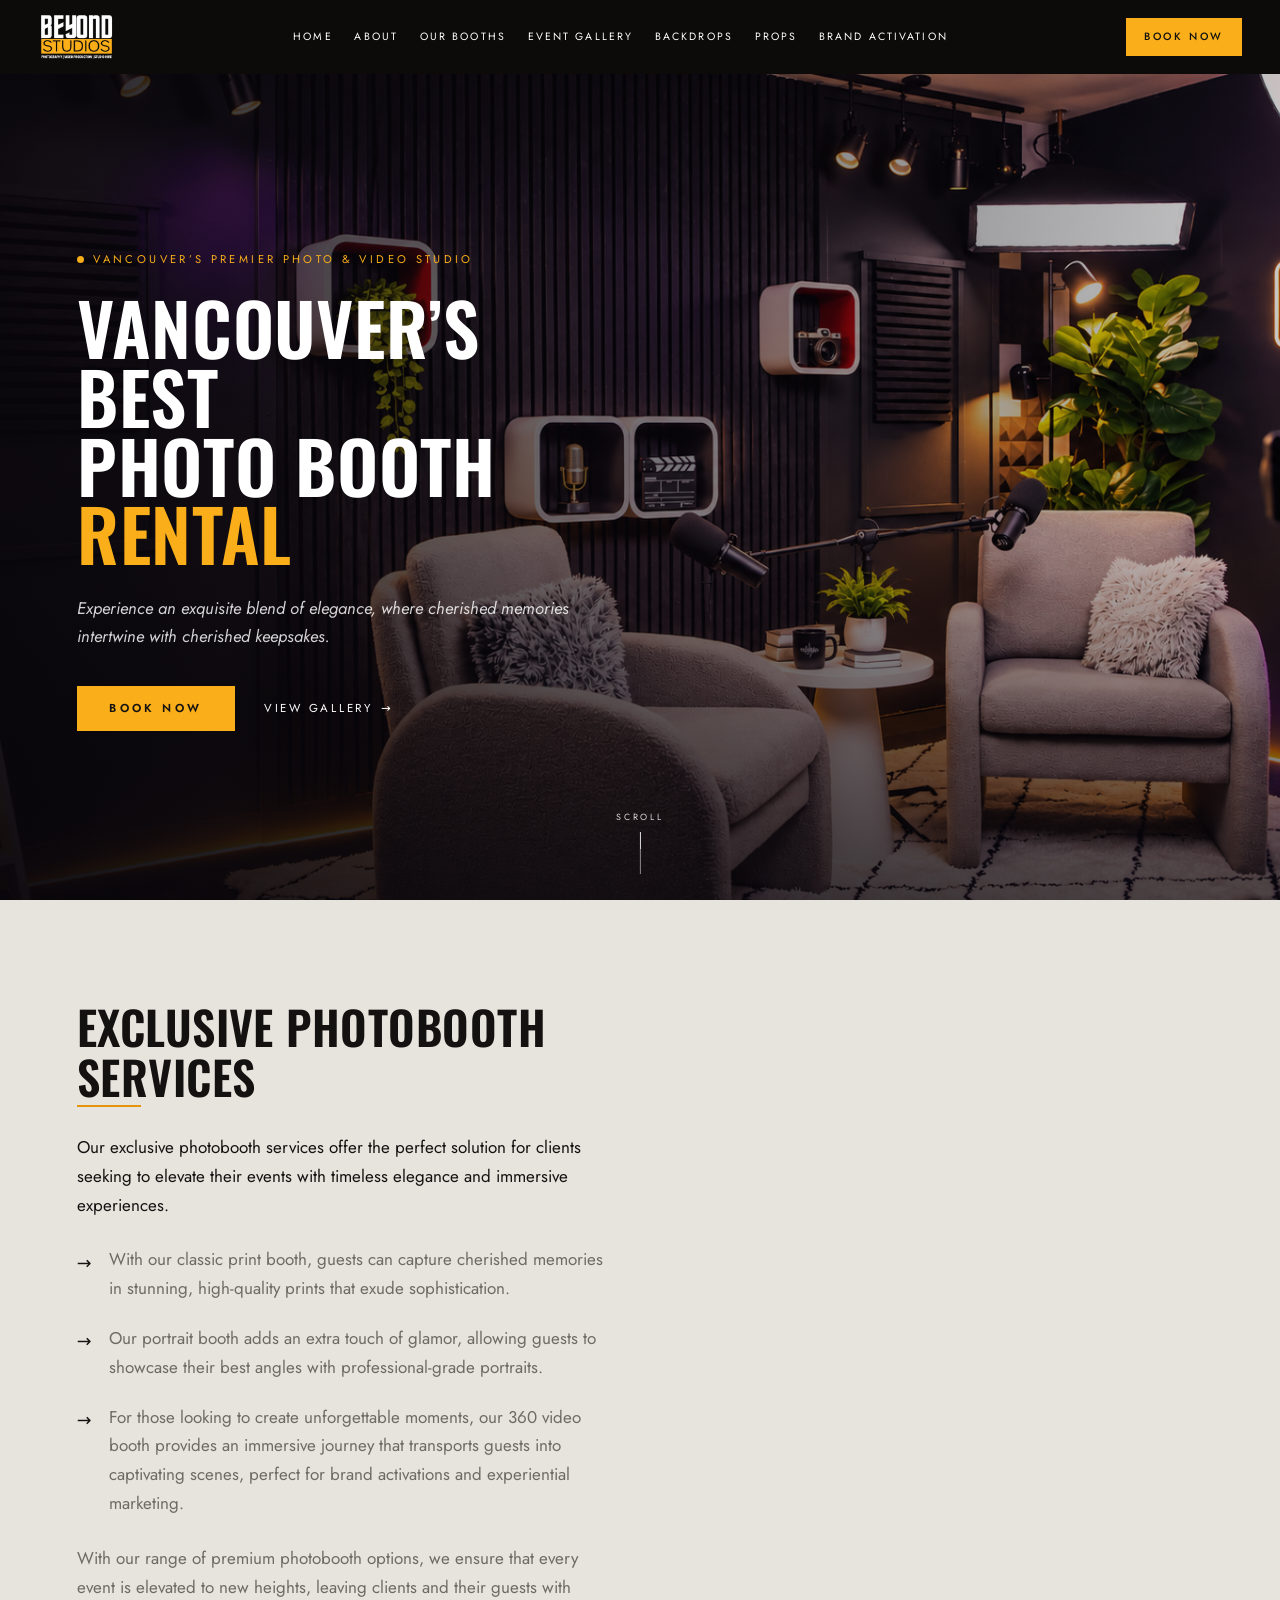
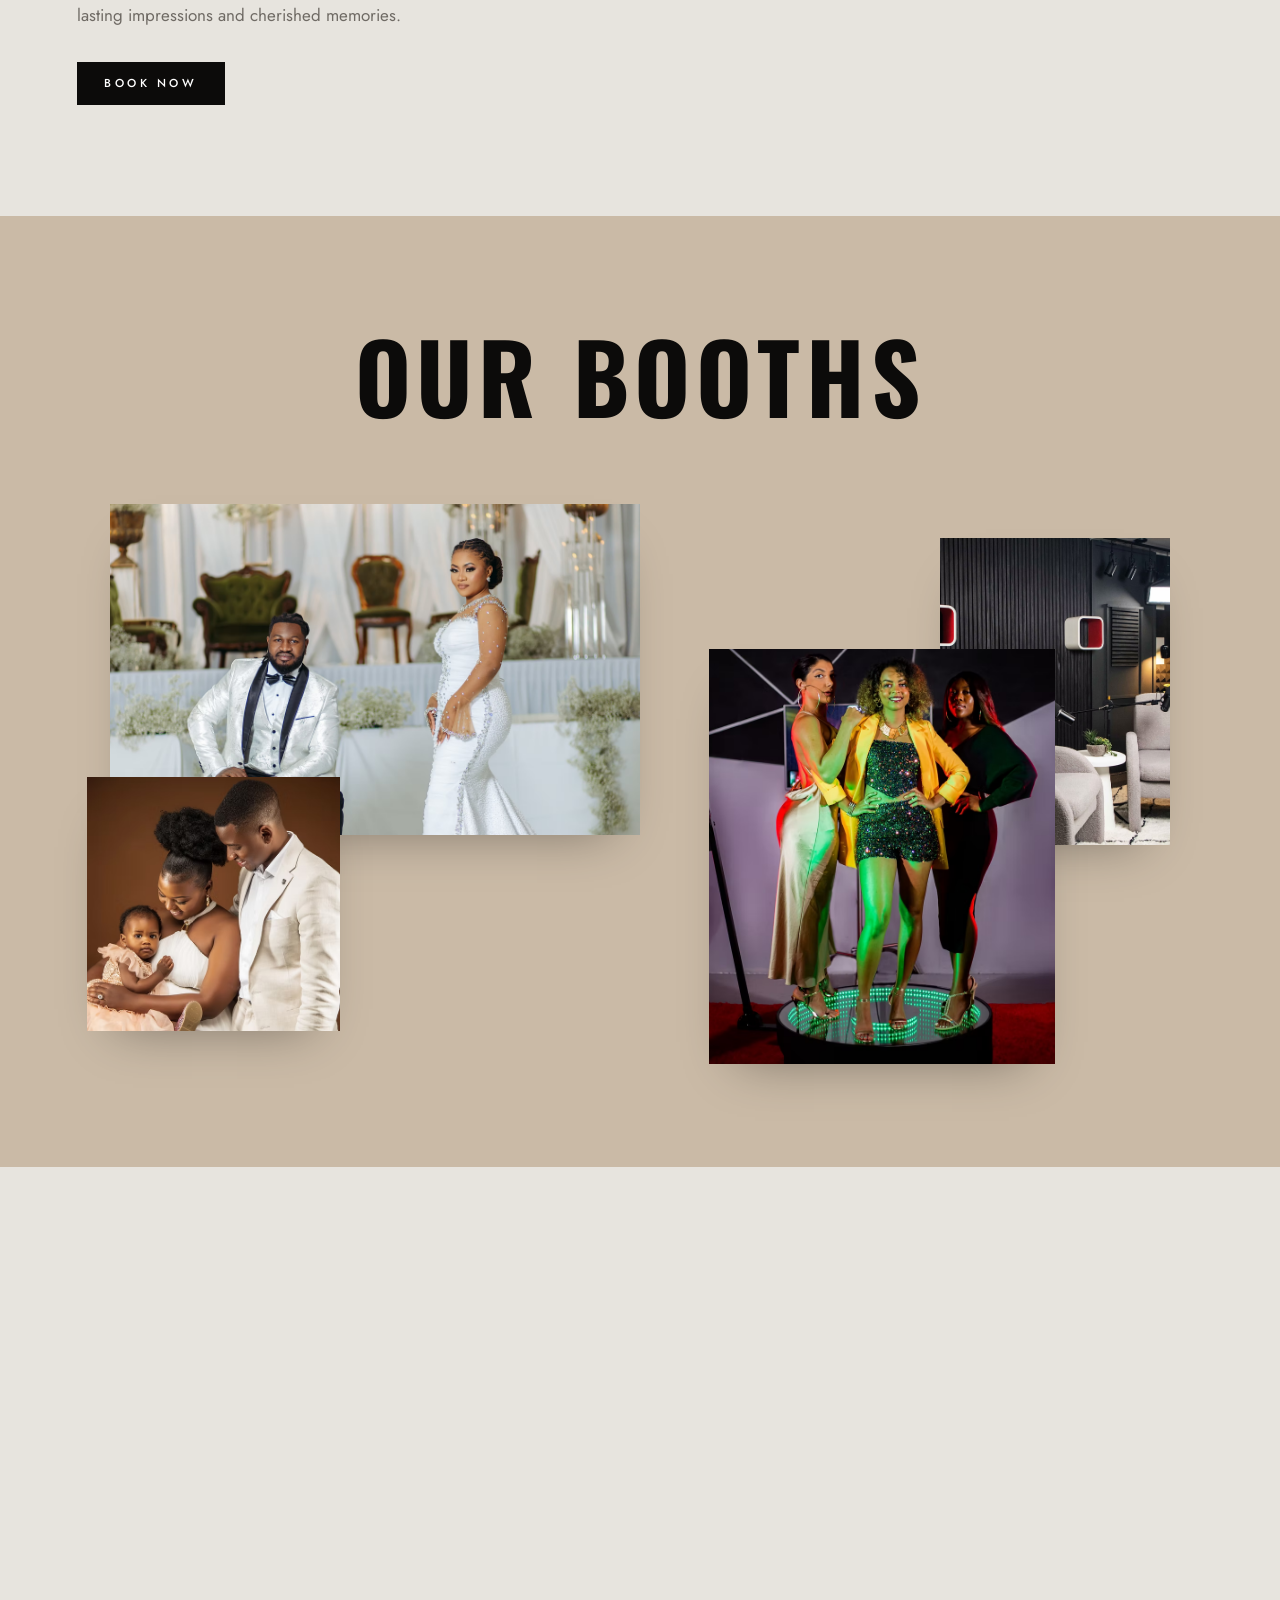
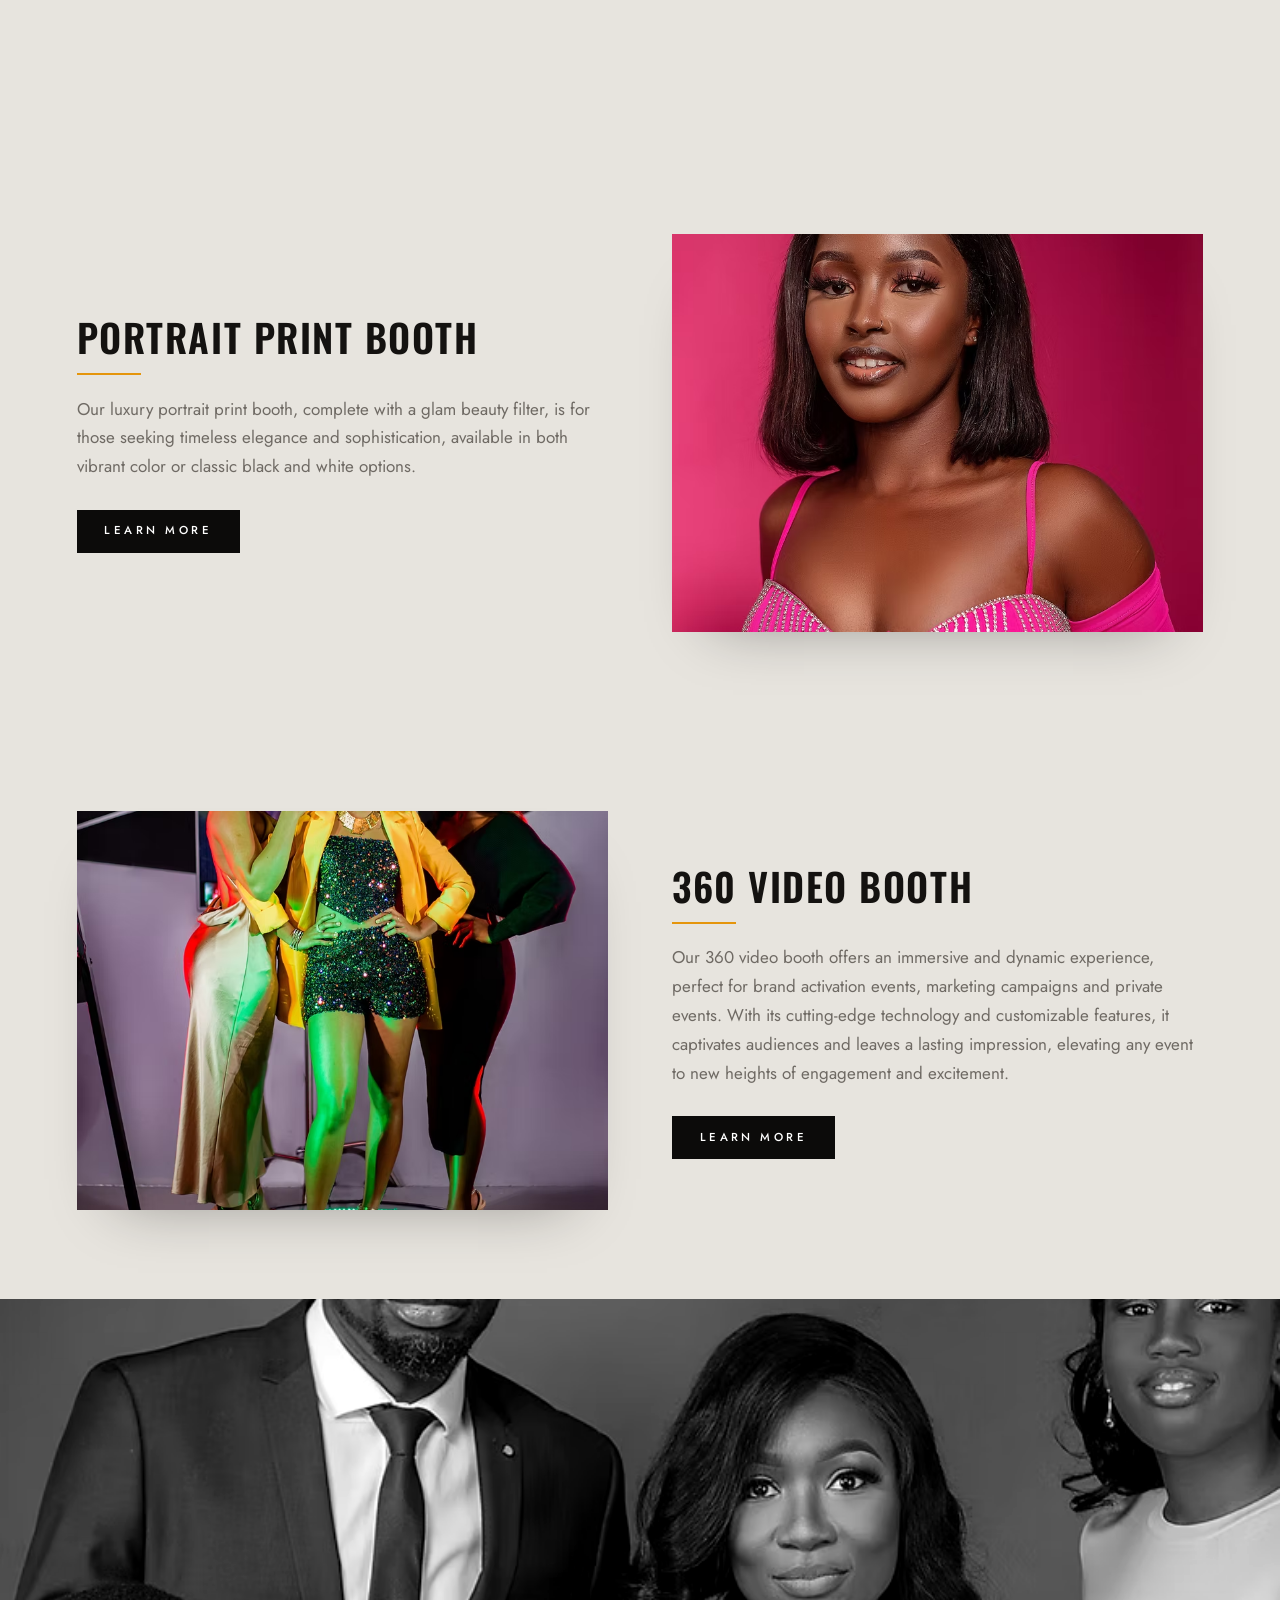
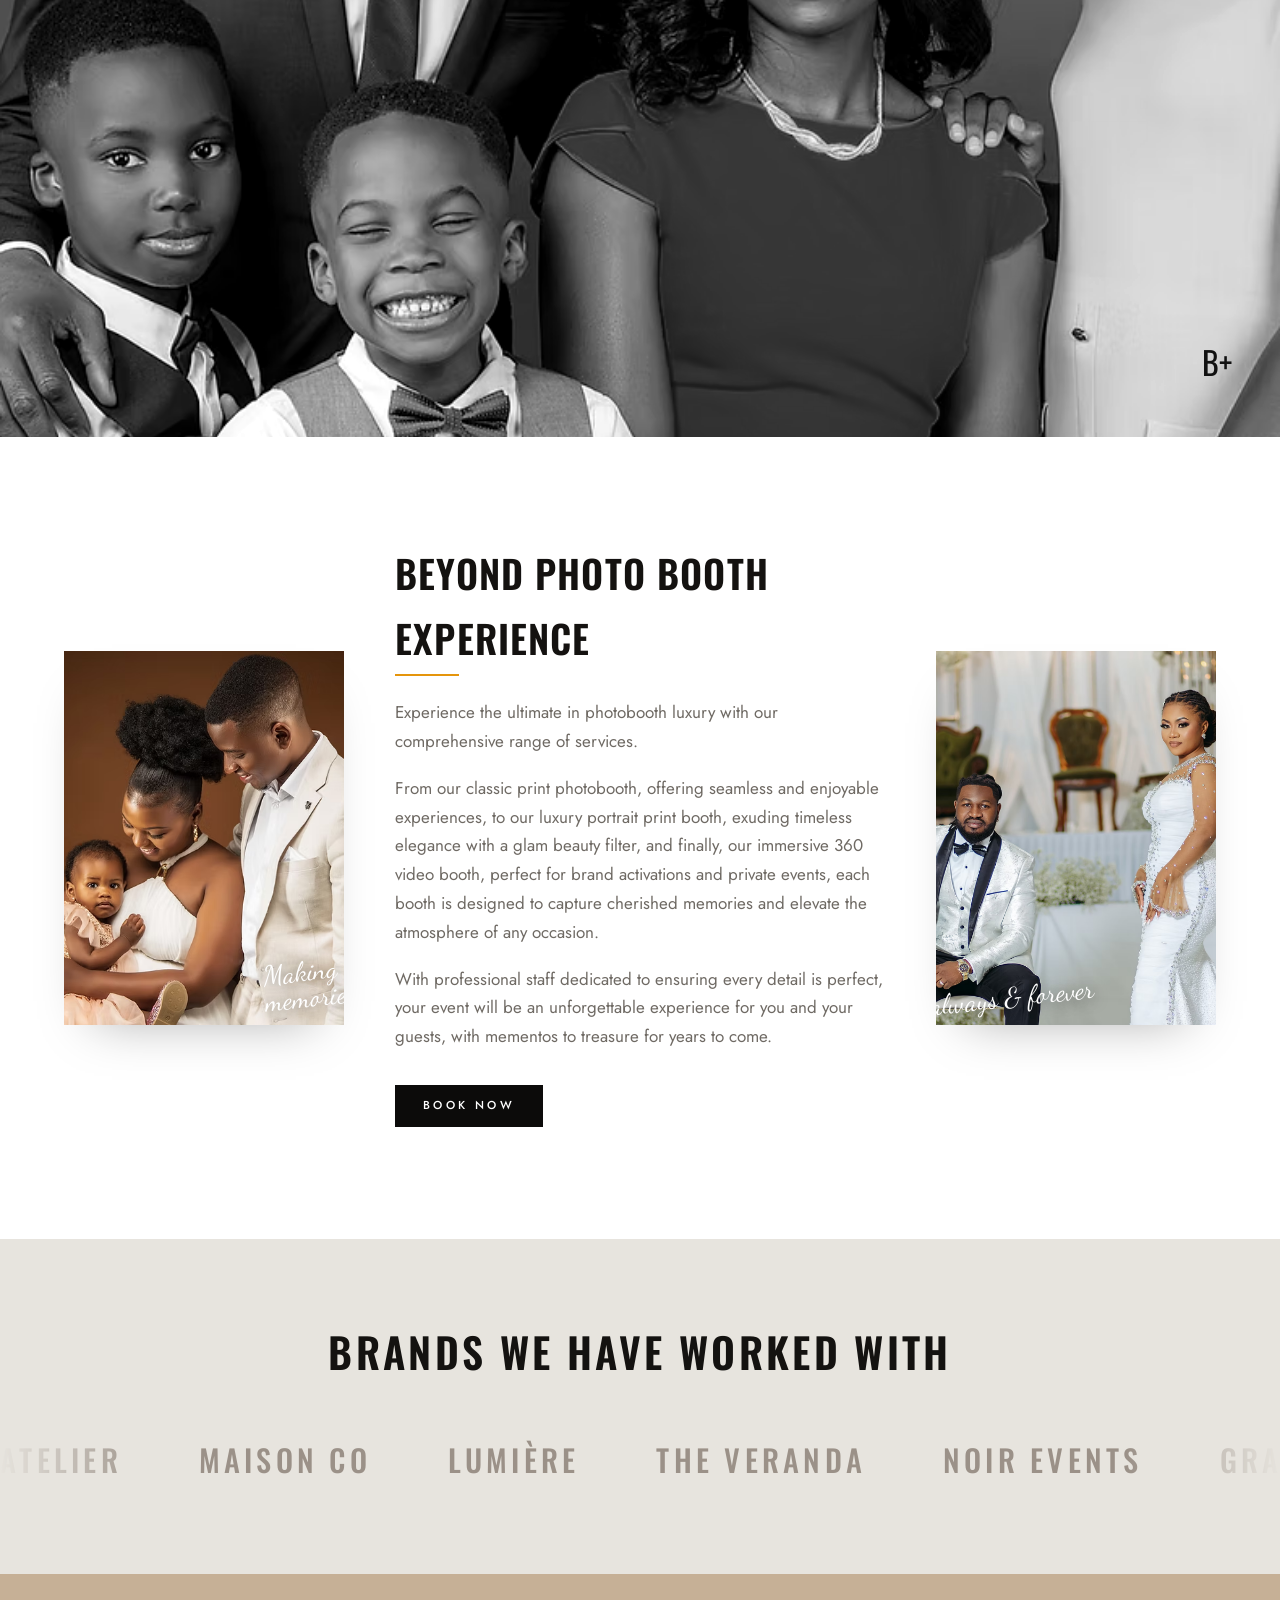
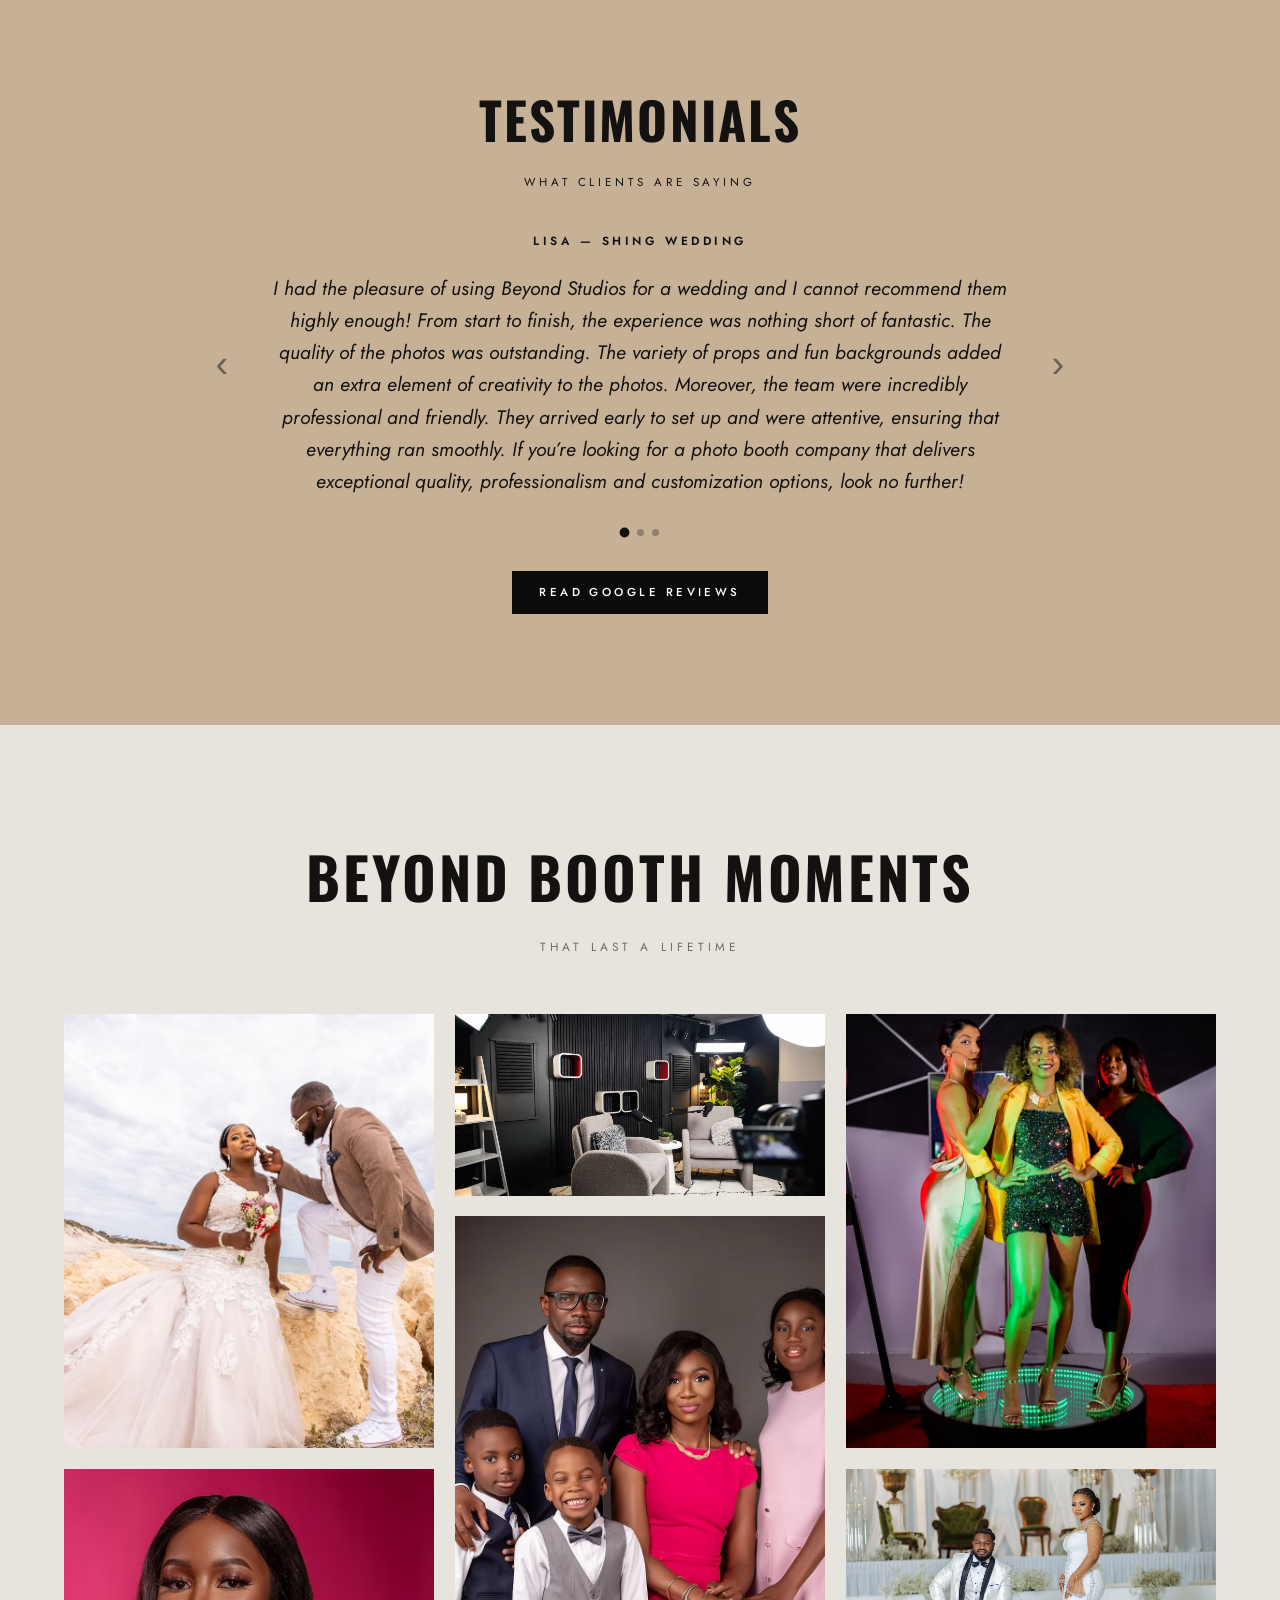
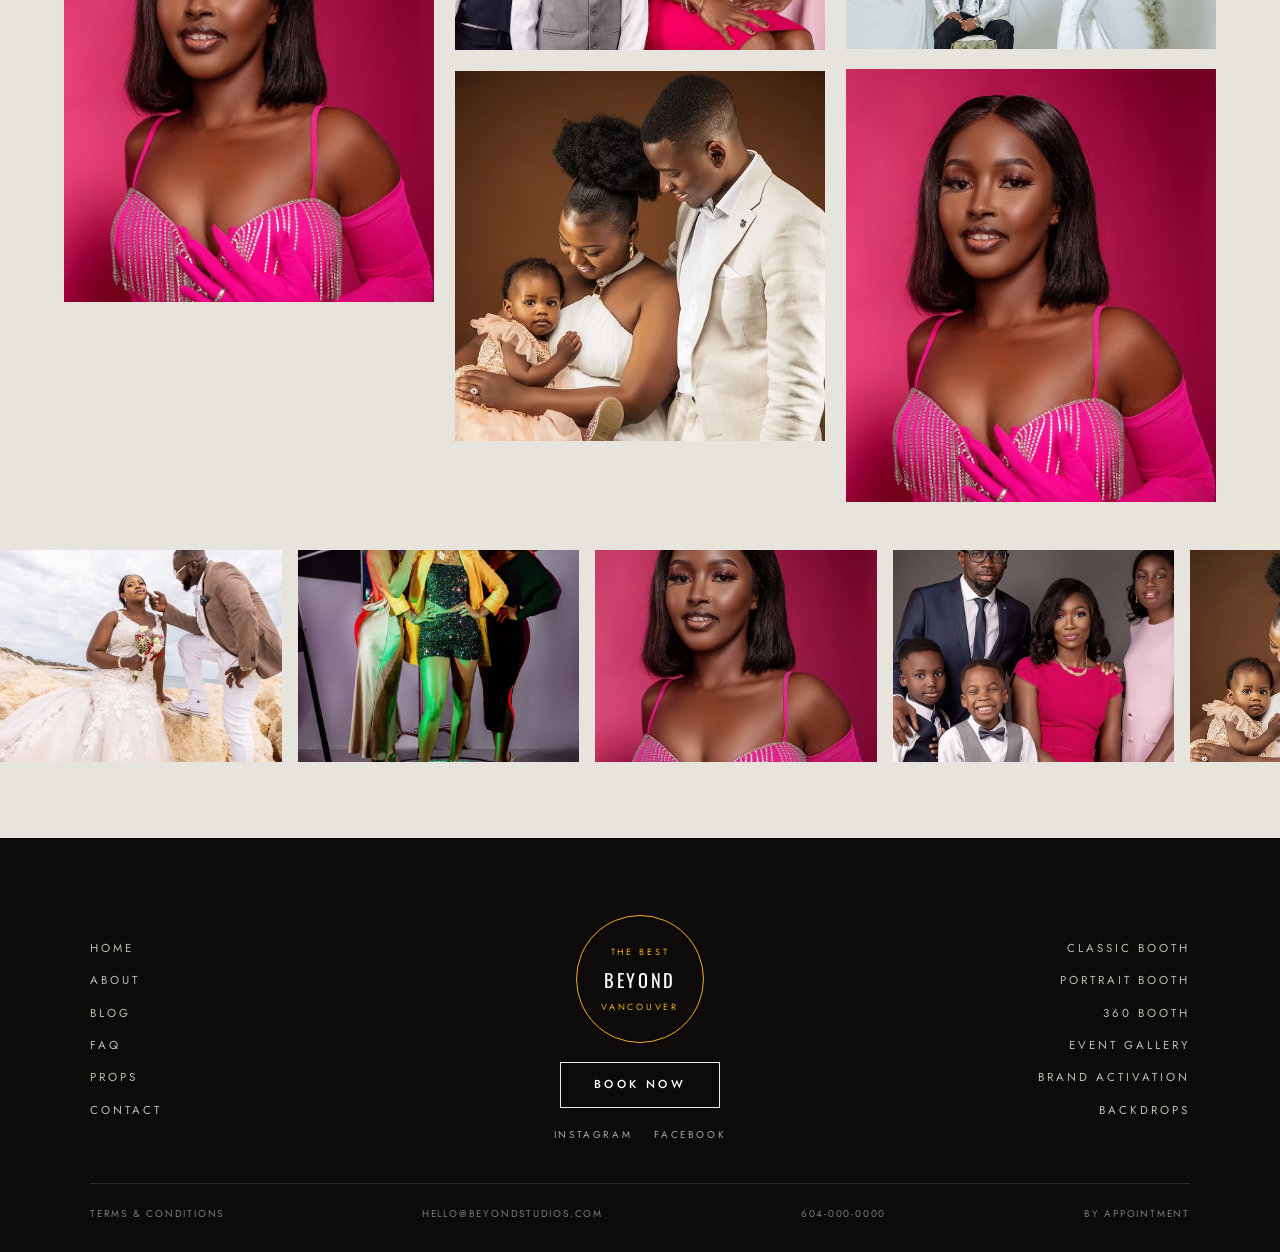
<file: index.html>
<!DOCTYPE html>
<html lang="en">
<head>
<meta charset="UTF-8" />
<meta name="viewport" content="width=device-width, initial-scale=1.0" />
<title>Beyond Studios — Vancouver's Best Photo Booth Rental</title>
<meta name="description" content="Beyond Studios — Vancouver's best photo booth rental. Classic print, luxury portrait and immersive 360 video booths for weddings, parties and brand activations." />
<link rel="preconnect" href="https://fonts.googleapis.com" />
<link rel="preconnect" href="https://fonts.gstatic.com" crossorigin />
<link href="https://fonts.googleapis.com/css2?family=Oswald:wght@300;400;500;600;700&family=Jost:ital,wght@0,300;0,400;0,500;0,600;1,400;1,500&family=Dancing+Script:wght@500;600;700&display=swap" rel="stylesheet" />
<link rel="stylesheet" href="styles.css?v=14" />
</head>
<body>

<div class="progress" id="progress"></div>

<!-- ======================= NAV ======================= -->
<header class="nav" id="nav">
  <a href="#home" class="nav__logo">
    <img src="img/logo-w.avif" alt="Beyond Studios" />
  </a>
  <nav class="nav__links" id="navLinks">
    <a href="#home">Home</a>
    <a href="#about">About</a>
    <a href="#booths">Our Booths</a>
    <a href="#gallery">Event Gallery</a>
    <a href="#experience">Backdrops</a>
    <a href="#booths">Props</a>
    <a href="#experience">Brand Activation</a>
  </nav>
  <a href="#book" class="nav__cta">Book Now</a>
  <button class="nav__burger" id="burger" aria-label="Menu"><span></span><span></span><span></span></button>
</header>

<!-- ======================= HERO (full-bleed studio) ======================= -->
<section class="hero" id="home">
  <div class="hero__bg"><img src="img/hero.png" alt="Beyond Studios production set" /></div>
  <div class="hero__overlay"></div>
  <div class="hero__content">
    <p class="hero__eyebrow"><span class="hero__dot"></span>Vancouver&rsquo;s Premier Photo &amp; Video Studio</p>
    <h1 class="hero__title">
      <span class="l"><span>VANCOUVER&rsquo;S BEST</span></span>
      <span class="l"><span>PHOTO BOOTH <em>RENTAL</em></span></span>
    </h1>
    <p class="hero__sub">Experience an exquisite blend of elegance, where cherished
      memories intertwine with cherished keepsakes.</p>
    <div class="hero__actions">
      <a href="#book" class="btn btn--solid">Book Now</a>
      <a href="#gallery" class="hero__textlink">View Gallery <span>&rarr;</span></a>
    </div>
  </div>
  <a href="#about" class="hero__scroll"><span>Scroll</span><i></i></a>
</section>

<!-- =============== EXCLUSIVE PHOTOBOOTH SERVICES =============== -->
<section class="services" id="about">
  <div class="services__text">
    <h2 class="reveal">EXCLUSIVE PHOTOBOOTH SERVICES</h2>
    <p class="services__lead reveal">Our exclusive photobooth services offer the perfect solution for
      clients seeking to elevate their events with timeless elegance and immersive experiences.</p>
    <ul class="services__list">
      <li class="reveal"><span class="arrow">&rarr;</span>
        <p>With our classic print booth, guests can capture cherished memories in stunning,
          high-quality prints that exude sophistication.</p></li>
      <li class="reveal"><span class="arrow">&rarr;</span>
        <p>Our portrait booth adds an extra touch of glamor, allowing guests to showcase their
          best angles with professional-grade portraits.</p></li>
      <li class="reveal"><span class="arrow">&rarr;</span>
        <p>For those looking to create unforgettable moments, our 360 video booth provides an
          immersive journey that transports guests into captivating scenes, perfect for brand
          activations and experiential marketing.</p></li>
    </ul>
    <p class="services__out reveal">With our range of premium photobooth options, we ensure that every
      event is elevated to new heights, leaving clients and their guests with lasting impressions and
      cherished memories.</p>
    <a href="#book" class="btn btn--dark reveal">Book Now</a>
  </div>

  <div class="services__media">
    <div class="photostrip" id="photostrip">
      <span class="script script--1">Timeless elegance</span>
      <img src="img/_edited (1).avif" alt="Portrait booth" loading="lazy" />
      <img src="img/_edited (2).avif" alt="Family portrait" loading="lazy" />
      <img src="img/_edited.avif" alt="360 booth" loading="lazy" />
      <span class="script script--2">Immersive<br>experiences</span>
      <div class="photostrip__caps">
        <span>Classic Print Booth</span>
        <span>Portrait Print Booth</span>
        <span>360 Video Booth</span>
      </div>
    </div>
  </div>
</section>

<!-- ======================= OUR BOOTHS ======================= -->
<section class="ourbooths" id="booths">
  <h2 class="ourbooths__title reveal">OUR BOOTHS</h2>
  <div class="collage">
    <figure class="collage__item collage__item--a reveal"><img src="img/d59383_5e117e356e8145f7a5f028fd640efa2a~mv2.avif" alt="" loading="lazy" /></figure>
    <figure class="collage__item collage__item--b reveal"><img src="img/d59383_d3fb8f2b41984f3a8b66968a7f3fe2ee~mv2.avif" alt="" loading="lazy" /></figure>
    <figure class="collage__item collage__item--c reveal"><img src="img/_edited.avif" alt="" loading="lazy" /></figure>
    <figure class="collage__item collage__item--d reveal"><img src="img/d59383_54c3c43fa64b4d76a6d98b32eb3e3d97~mv2.avif" alt="" loading="lazy" /></figure>
  </div>
</section>

<!-- =============== BOOTH FEATURE 1 — CLASSIC =============== -->
<section class="feature feature--img-left">
  <div class="feature__img reveal-left"><img src="img/BeyondStudios-464.avif" alt="Classic print booth" loading="lazy" /></div>
  <div class="feature__text reveal">
    <h3>CLASSIC PRINT BOOTH</h3>
    <p>Our sleek and stylish Open-Air Photo Booths are perfect for maximising fun, allowing more guests
      to join in on the action and delivering prints in an instant. Our Classic Print Photo Booth is an
      excellent choice for weddings, birthdays, and corporate events. It provides guests with immediate
      prints, creating cherished souvenirs and unforgettable memories.</p>
    <a href="#book" class="btn btn--dark">Learn More</a>
  </div>
</section>

<!-- =============== BOOTH FEATURE 2 — PORTRAIT =============== -->
<section class="feature feature--img-right">
  <div class="feature__text reveal">
    <h3>PORTRAIT PRINT BOOTH</h3>
    <p>Our luxury portrait print booth, complete with a glam beauty filter, is for those seeking timeless
      elegance and sophistication, available in both vibrant color or classic black and white options.</p>
    <a href="#book" class="btn btn--dark">Learn More</a>
  </div>
  <div class="feature__img reveal-right"><img src="img/_edited (1).avif" alt="Portrait print booth" loading="lazy" /></div>
</section>

<!-- =============== BOOTH FEATURE 3 — 360 =============== -->
<section class="feature feature--img-left">
  <div class="feature__img reveal-left"><img src="img/_edited.avif" alt="360 video booth" loading="lazy" /></div>
  <div class="feature__text reveal">
    <h3>360 VIDEO BOOTH</h3>
    <p>Our 360 video booth offers an immersive and dynamic experience, perfect for brand activation
      events, marketing campaigns and private events. With its cutting-edge technology and customizable
      features, it captivates audiences and leaves a lasting impression, elevating any event to new
      heights of engagement and excitement.</p>
    <a href="#book" class="btn btn--dark">Learn More</a>
  </div>
</section>

<!-- =============== B&W FULL-BLEED BAND =============== -->
<section class="bwband">
  <img src="img/_edited (2).avif" alt="Beyond Studios photo booth portrait" loading="lazy" />
  <span class="bwband__mono">B+</span>
</section>

<!-- =============== FOREVER PHOTO BOOTH EXPERIENCE =============== -->
<section class="experience" id="experience">
  <figure class="experience__img experience__img--left reveal-left">
    <img src="img/d59383_54c3c43fa64b4d76a6d98b32eb3e3d97~mv2.avif" alt="" loading="lazy" />
    <figcaption class="script">Making<br>memories</figcaption>
  </figure>

  <div class="experience__text">
    <h2 class="reveal">BEYOND PHOTO BOOTH EXPERIENCE</h2>
    <p class="reveal">Experience the ultimate in photobooth luxury with our comprehensive range of services.</p>
    <p class="reveal">From our classic print photobooth, offering seamless and enjoyable experiences, to our
      luxury portrait print booth, exuding timeless elegance with a glam beauty filter, and finally, our
      immersive 360 video booth, perfect for brand activations and private events, each booth is designed
      to capture cherished memories and elevate the atmosphere of any occasion.</p>
    <p class="reveal">With professional staff dedicated to ensuring every detail is perfect, your event will
      be an unforgettable experience for you and your guests, with mementos to treasure for years to come.</p>
    <a href="#book" class="btn btn--dark reveal">Book Now</a>
  </div>

  <figure class="experience__img experience__img--right reveal-right">
    <img src="img/d59383_5e117e356e8145f7a5f028fd640efa2a~mv2.avif" alt="" loading="lazy" />
    <figcaption class="script">always &amp; forever</figcaption>
  </figure>
</section>

<!-- =============== BRANDS WE'VE WORKED WITH =============== -->
<section class="brands">
  <h2 class="brands__title reveal">BRANDS WE HAVE WORKED WITH</h2>
  <div class="brands__marquee">
    <div class="brands__track" id="brandsTrack">
      <span>ATELIER</span><span>MAISON&nbsp;CO</span><span>LUMIÈRE</span><span>THE&nbsp;VERANDA</span>
      <span>NOIR&nbsp;EVENTS</span><span>GRANDVIEW</span><span>SÉRAPHINE</span><span>HARBOUR&nbsp;&amp;&nbsp;CO</span>
      <span>ATELIER</span><span>MAISON&nbsp;CO</span><span>LUMIÈRE</span><span>THE&nbsp;VERANDA</span>
      <span>NOIR&nbsp;EVENTS</span><span>GRANDVIEW</span><span>SÉRAPHINE</span><span>HARBOUR&nbsp;&amp;&nbsp;CO</span>
    </div>
  </div>
</section>

<!-- =============== TESTIMONIALS =============== -->
<section class="testi" id="reviews">
  <div class="testi__inner">
    <h2 class="reveal">TESTIMONIALS</h2>
    <p class="testi__eyebrow reveal">What Clients Are Saying</p>
    <div class="testi__stage">
      <button class="testi__arrow" id="tPrev" aria-label="Previous">&#8249;</button>
      <div class="testi__viewport">
        <div class="testi__track" id="tTrack">
          <article class="tslide">
            <h4>Lisa &mdash; Shing Wedding</h4>
            <p>I had the pleasure of using Beyond Studios for a wedding and I cannot recommend them highly
              enough! From start to finish, the experience was nothing short of fantastic. The quality of the
              photos was outstanding. The variety of props and fun backgrounds added an extra element of
              creativity to the photos. Moreover, the team were incredibly professional and friendly. They
              arrived early to set up and were attentive, ensuring that everything ran smoothly. If you&rsquo;re
              looking for a photo booth company that delivers exceptional quality, professionalism and
              customization options, look no further!</p>
          </article>
          <article class="tslide">
            <h4>Marcus &mdash; Product Launch</h4>
            <p>Beyond Studios turned our brand launch into an event people are still talking about. The 360
              booth was the highlight of the night and the on-brand prints were flawless. Their team handled
              every detail with professionalism and care, and our guests left with keepsakes they loved. We
              will absolutely be booking them again for our next activation.</p>
          </article>
          <article class="tslide">
            <h4>Amara &mdash; Anniversary Gala</h4>
            <p>Elegant, seamless and so much fun. They arrived early, set up beautifully and every single guest
              walked away with a keepsake. The portrait booth lighting made everyone look incredible, and the
              prints were ready in an instant. Absolutely worth it &mdash; we could not have asked for a better
              experience.</p>
          </article>
        </div>
      </div>
      <button class="testi__arrow" id="tNext" aria-label="Next">&#8250;</button>
    </div>
    <div class="testi__dots" id="tDots"></div>
    <a href="#book" class="btn btn--dark reveal">Read Google Reviews</a>
  </div>
</section>

<!-- =============== FOREVER BOOTH MOMENTS — GALLERY =============== -->
<section class="moments" id="gallery">
  <header class="moments__head">
    <h2 class="reveal">BEYOND BOOTH MOMENTS</h2>
    <p class="moments__sub reveal">That Last A Lifetime</p>
  </header>
  <div class="masonry">
    <figure class="masonry__item reveal"><img src="img/BeyondStudios-464.avif" alt="" loading="lazy" /></figure>
    <figure class="masonry__item reveal"><img src="img/_edited (1).avif" alt="" loading="lazy" /></figure>
    <figure class="masonry__item reveal"><img src="img/d59383_d3fb8f2b41984f3a8b66968a7f3fe2ee~mv2.avif" alt="" loading="lazy" /></figure>
    <figure class="masonry__item reveal"><img src="img/_edited (2).avif" alt="" loading="lazy" /></figure>
    <figure class="masonry__item reveal"><img src="img/d59383_54c3c43fa64b4d76a6d98b32eb3e3d97~mv2.avif" alt="" loading="lazy" /></figure>
    <figure class="masonry__item reveal"><img src="img/_edited.avif" alt="" loading="lazy" /></figure>
    <figure class="masonry__item reveal"><img src="img/d59383_5e117e356e8145f7a5f028fd640efa2a~mv2.avif" alt="" loading="lazy" /></figure>
    <figure class="masonry__item reveal"><img src="img/_edited (1).avif" alt="" loading="lazy" /></figure>
  </div>
</section>

<!-- =============== STRIP MARQUEE =============== -->
<div class="striprow">
  <div class="striprow__track">
    <img src="img/BeyondStudios-464.avif" alt="" loading="lazy" />
    <img src="img/_edited.avif" alt="" loading="lazy" />
    <img src="img/_edited (1).avif" alt="" loading="lazy" />
    <img src="img/_edited (2).avif" alt="" loading="lazy" />
    <img src="img/d59383_54c3c43fa64b4d76a6d98b32eb3e3d97~mv2.avif" alt="" loading="lazy" />
    <img src="img/d59383_5e117e356e8145f7a5f028fd640efa2a~mv2.avif" alt="" loading="lazy" />
    <img src="img/BeyondStudios-464.avif" alt="" loading="lazy" />
    <img src="img/_edited.avif" alt="" loading="lazy" />
    <img src="img/_edited (1).avif" alt="" loading="lazy" />
    <img src="img/_edited (2).avif" alt="" loading="lazy" />
    <img src="img/d59383_54c3c43fa64b4d76a6d98b32eb3e3d97~mv2.avif" alt="" loading="lazy" />
    <img src="img/d59383_5e117e356e8145f7a5f028fd640efa2a~mv2.avif" alt="" loading="lazy" />
  </div>
</div>

<!-- ======================= FOOTER ======================= -->
<footer class="footer" id="book">
  <div class="footer__cols">
    <nav class="footer__nav">
      <a href="#home">Home</a>
      <a href="#about">About</a>
      <a href="#gallery">Blog</a>
      <a href="#about">FAQ</a>
      <a href="#booths">Props</a>
      <a href="#book">Contact</a>
    </nav>
    <div class="footer__center">
      <div class="footer__badge">
        <span class="footer__badge-top">The Best</span>
        <span class="footer__badge-mid">BEYOND</span>
        <span class="footer__badge-bot">Vancouver</span>
      </div>
      <a href="mailto:hello@beyondstudios.com" class="btn btn--hero footer__book">Book Now</a>
      <div class="footer__social">
        <a href="#book" aria-label="Instagram">Instagram</a>
        <a href="#book" aria-label="Facebook">Facebook</a>
      </div>
    </div>
    <nav class="footer__nav footer__nav--right">
      <a href="#booths">Classic Booth</a>
      <a href="#booths">Portrait Booth</a>
      <a href="#booths">360 Booth</a>
      <a href="#gallery">Event Gallery</a>
      <a href="#experience">Brand Activation</a>
      <a href="#experience">Backdrops</a>
    </nav>
  </div>
  <div class="footer__base">
    <span>Terms &amp; Conditions</span>
    <span>hello@beyondstudios.com</span>
    <span>604-000-0000</span>
    <span>By Appointment</span>
  </div>
</footer>

<script src="script.js?v=12"></script>
</body>
</html>
</file>
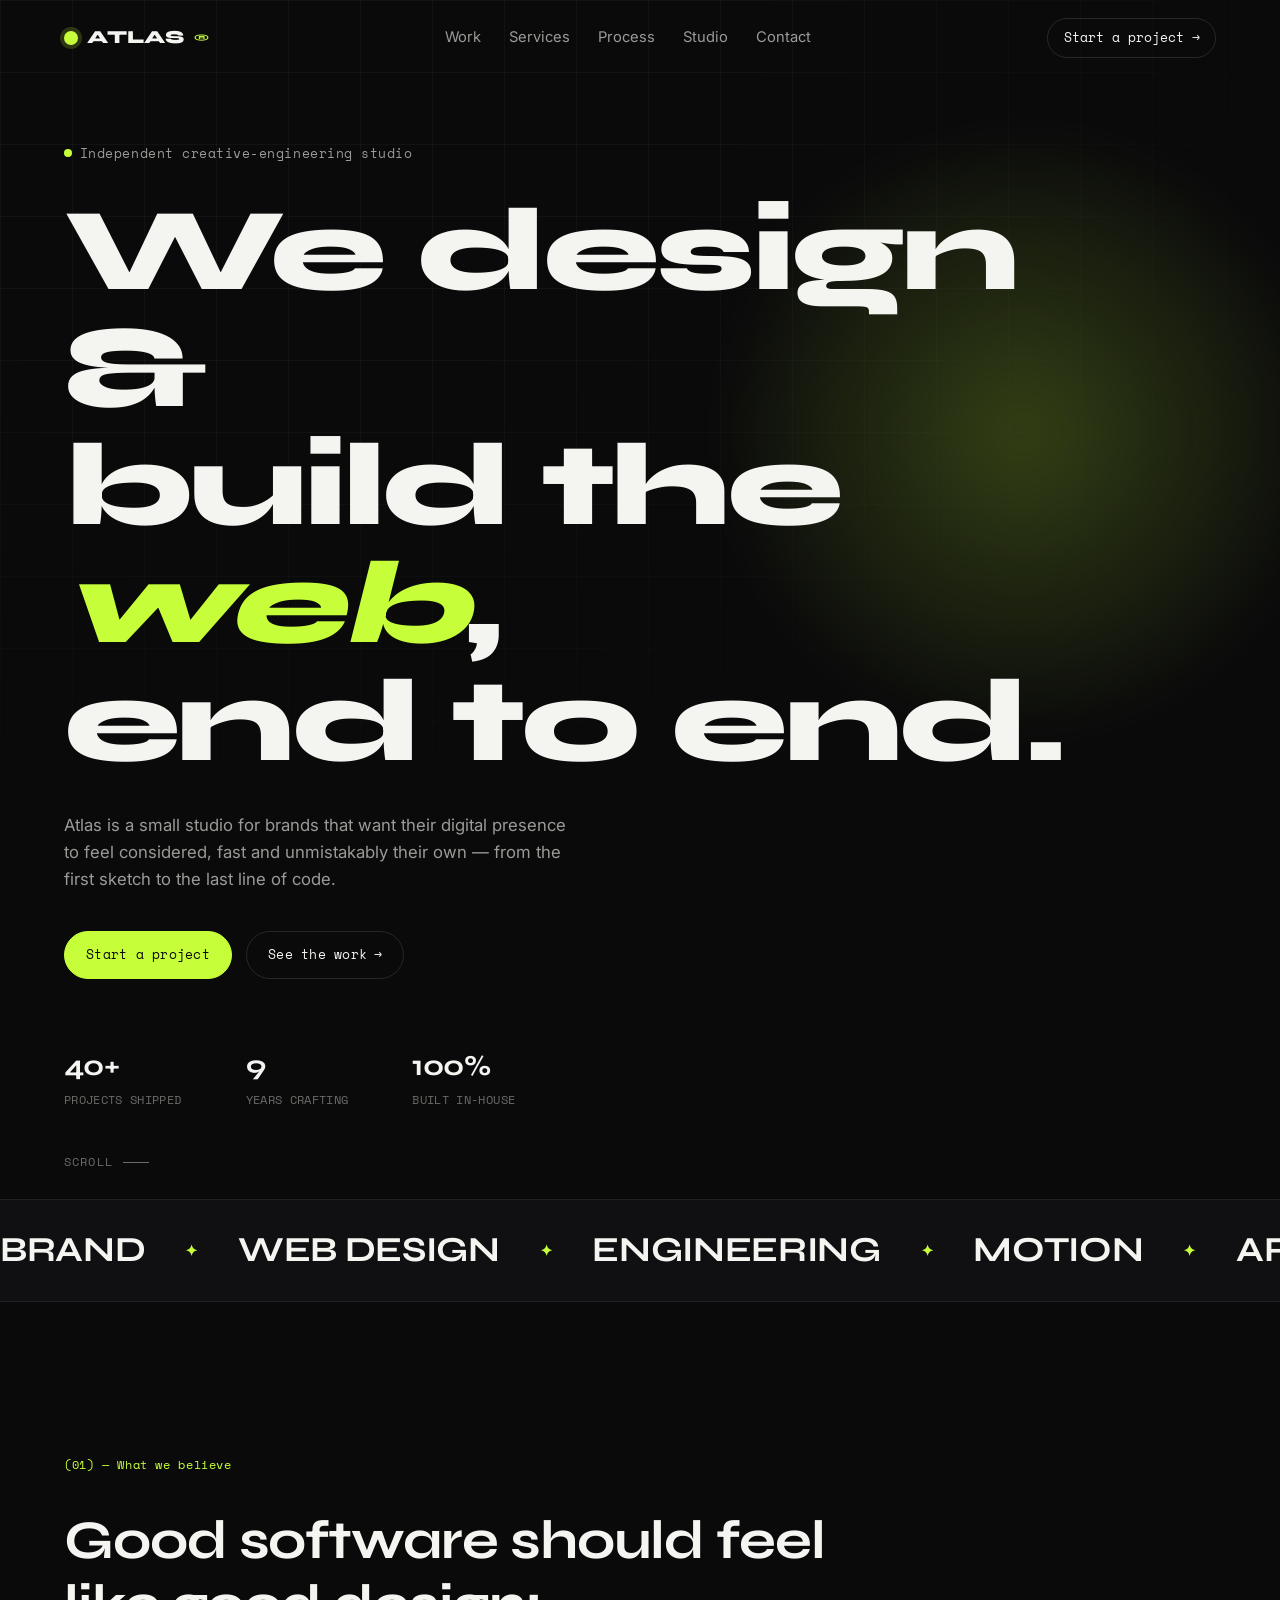
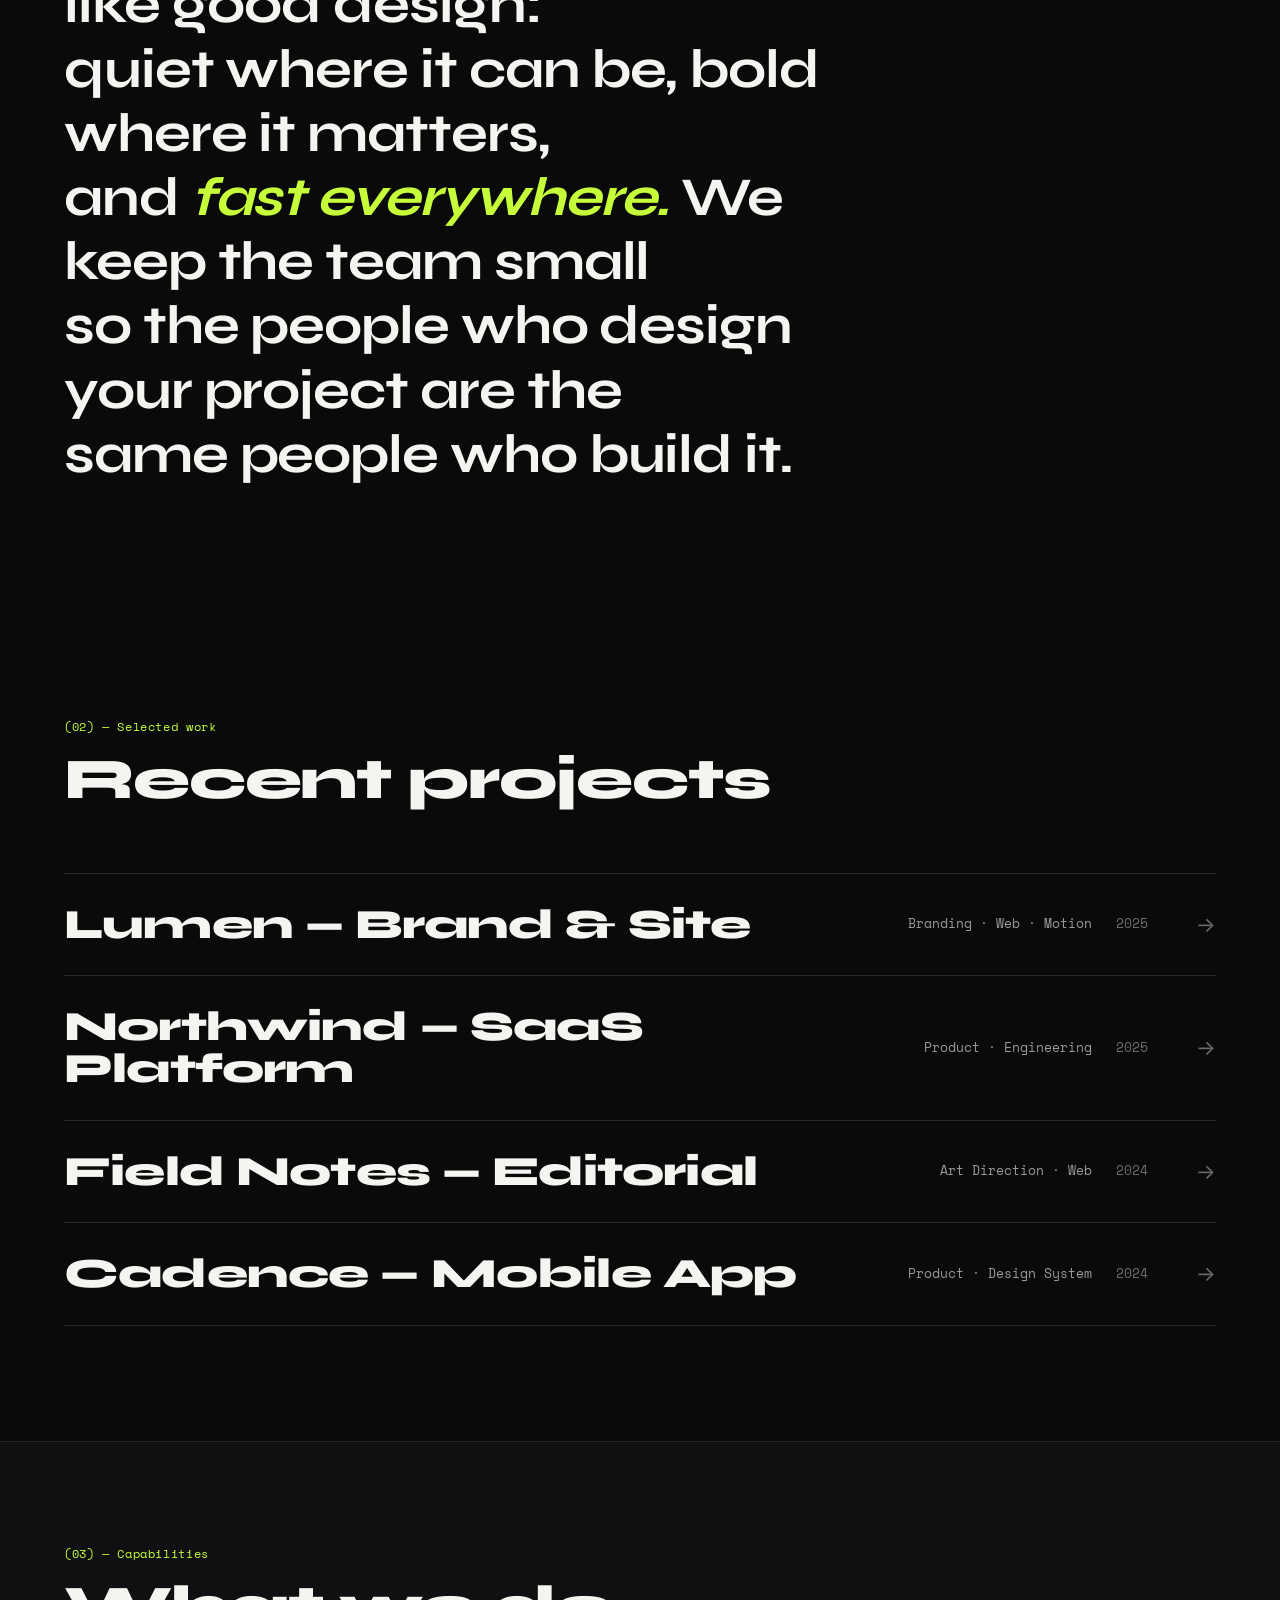
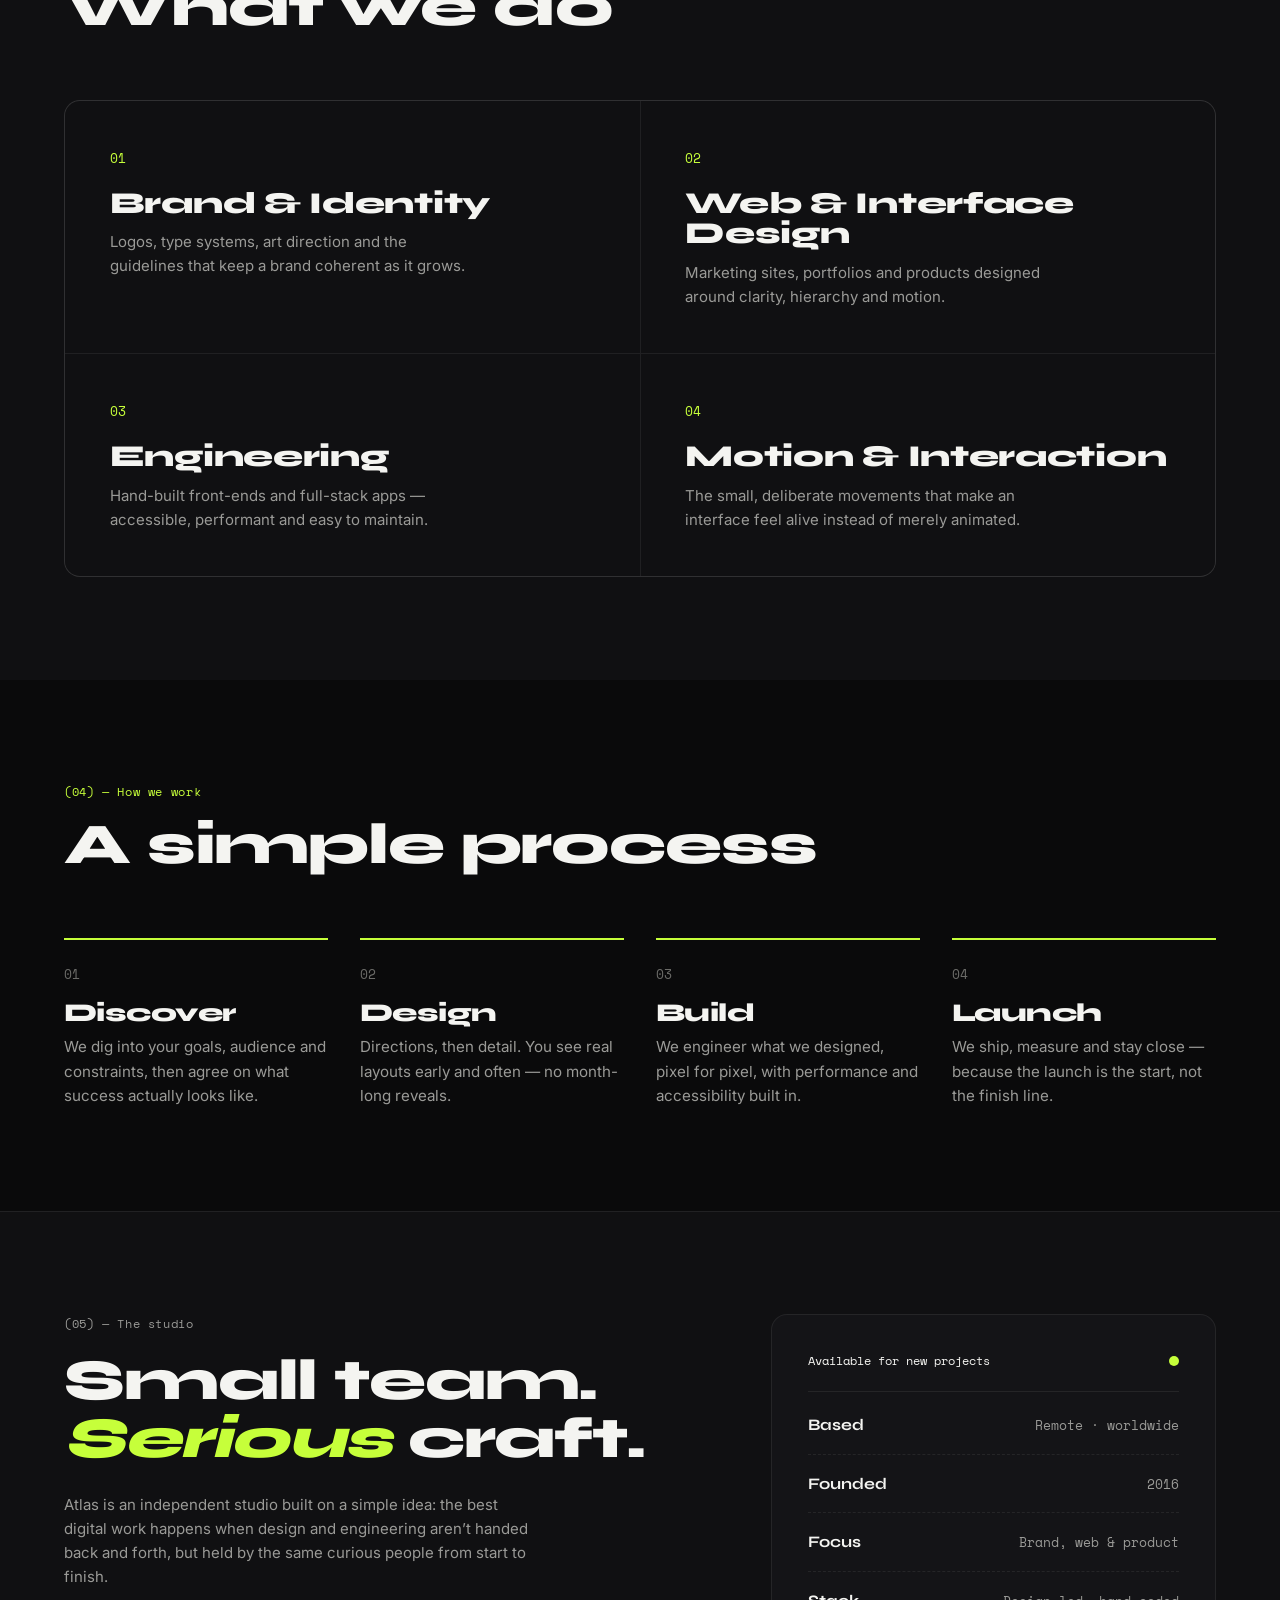
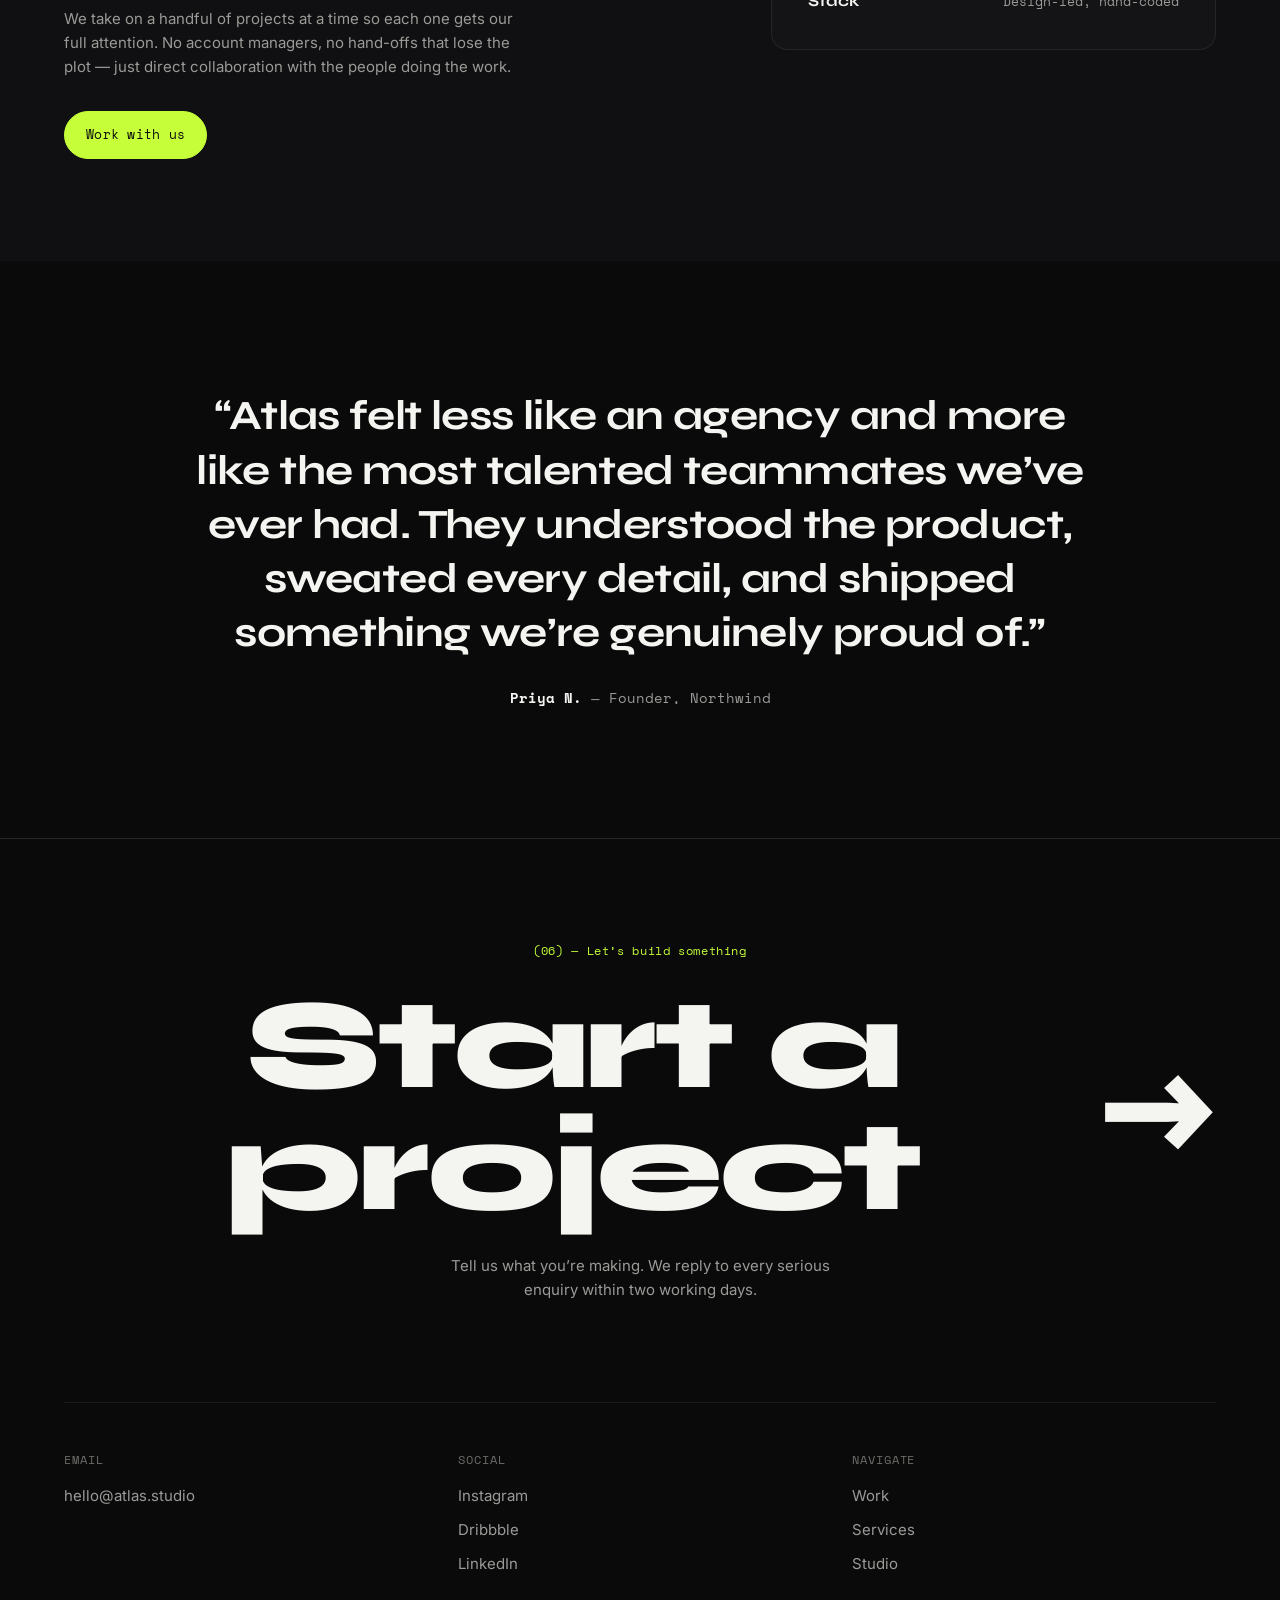
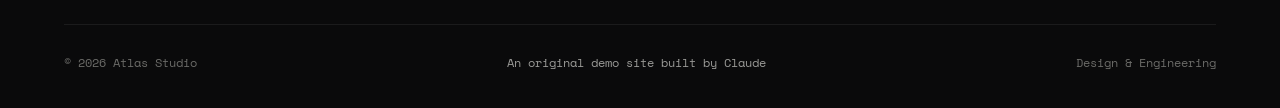
<file: studio/index.html>
<!DOCTYPE html>
<html lang="en">
<head>
<meta charset="UTF-8" />
<meta name="viewport" content="width=device-width, initial-scale=1.0" />
<title>ATLAS STUDIO — Design &amp; Engineering for the Web</title>
<meta name="description" content="Atlas Studio is an independent creative-engineering studio. We design and build fast, distinctive websites, brands and digital products — crafted end to end." />
<link rel="preconnect" href="https://fonts.googleapis.com" />
<link rel="preconnect" href="https://fonts.gstatic.com" crossorigin />
<link href="https://fonts.googleapis.com/css2?family=Syne:wght@600;700;800&family=Inter:wght@400;500;600&family=Space+Mono:wght@400;700&display=swap" rel="stylesheet" />
<link rel="stylesheet" href="styles.css?v=1" />
</head>
<body>

<div class="progress" id="progress"></div>

<!-- ======================= NAV ======================= -->
<header class="nav" id="nav">
  <a href="#top" class="nav__logo" aria-label="Atlas Studio home">
    <span class="nav__mark" aria-hidden="true"></span>
    ATLAS<span class="nav__logo-sup">®</span>
  </a>
  <nav class="nav__links" id="navLinks">
    <a href="#work">Work</a>
    <a href="#services">Services</a>
    <a href="#process">Process</a>
    <a href="#studio">Studio</a>
    <a href="#contact">Contact</a>
  </nav>
  <a href="#contact" class="nav__cta">Start a project <span aria-hidden="true">&rarr;</span></a>
  <button class="nav__burger" id="burger" aria-label="Menu"><span></span><span></span><span></span></button>
</header>

<!-- ======================= HERO ======================= -->
<section class="hero" id="top">
  <div class="hero__grid" aria-hidden="true"></div>
  <div class="hero__glow" aria-hidden="true"></div>
  <div class="hero__inner">
    <p class="hero__eyebrow"><span class="dot"></span>Independent creative-engineering studio</p>
    <h1 class="hero__title">
      <span class="line"><span>We design &amp;</span></span>
      <span class="line"><span>build the <em>web</em>,</span></span>
      <span class="line"><span>end to end.</span></span>
    </h1>
    <p class="hero__sub">Atlas is a small studio for brands that want their digital presence to feel
      considered, fast and unmistakably their own — from the first sketch to the last line of code.</p>
    <div class="hero__actions">
      <a href="#contact" class="btn btn--solid">Start a project</a>
      <a href="#work" class="btn btn--ghost">See the work <span aria-hidden="true">&rarr;</span></a>
    </div>
    <div class="hero__meta">
      <div><strong>40+</strong><span>Projects shipped</span></div>
      <div><strong>9</strong><span>Years crafting</span></div>
      <div><strong>100%</strong><span>Built in-house</span></div>
    </div>
  </div>
  <a href="#intro" class="hero__scroll"><span>Scroll</span><i></i></a>
</section>

<!-- ======================= MARQUEE ======================= -->
<div class="marquee" aria-hidden="true">
  <div class="marquee__track" id="marqueeTrack">
    <span>Brand</span><span class="sp">✦</span><span>Web Design</span><span class="sp">✦</span>
    <span>Engineering</span><span class="sp">✦</span><span>Motion</span><span class="sp">✦</span>
    <span>Art Direction</span><span class="sp">✦</span><span>Product</span><span class="sp">✦</span>
    <span>Brand</span><span class="sp">✦</span><span>Web Design</span><span class="sp">✦</span>
    <span>Engineering</span><span class="sp">✦</span><span>Motion</span><span class="sp">✦</span>
    <span>Art Direction</span><span class="sp">✦</span><span>Product</span><span class="sp">✦</span>
  </div>
</div>

<!-- ======================= INTRO / MANIFESTO ======================= -->
<section class="intro" id="intro">
  <p class="intro__label reveal">(01) — What we believe</p>
  <h2 class="intro__text">
    <span class="reveal">Good software should feel like good design:</span>
    <span class="reveal">quiet where it can be, bold where it matters,</span>
    <span class="reveal">and <em>fast everywhere.</em> We keep the team small</span>
    <span class="reveal">so the people who design your project are the</span>
    <span class="reveal">same people who build it.</span>
  </h2>
</section>

<!-- ======================= WORK ======================= -->
<section class="work" id="work">
  <header class="sec-head">
    <p class="sec-head__label reveal">(02) — Selected work</p>
    <h2 class="sec-head__title reveal">Recent projects</h2>
  </header>

  <div class="work__list">
    <a href="#contact" class="proj reveal">
      <div class="proj__media"><img class="proj__art" src="img/proj-lumen.png" alt="Lumen — brand identity and website" loading="lazy" /></div>
      <div class="proj__row">
        <h3 class="proj__name">Lumen&nbsp;&mdash;&nbsp;Brand &amp; Site</h3>
        <span class="proj__tags">Branding · Web · Motion</span>
        <span class="proj__year">2025</span>
        <span class="proj__arrow" aria-hidden="true">&rarr;</span>
      </div>
    </a>

    <a href="#contact" class="proj reveal">
      <div class="proj__media"><img class="proj__art" src="img/proj-northwind.png" alt="Northwind — SaaS platform dashboard" loading="lazy" /></div>
      <div class="proj__row">
        <h3 class="proj__name">Northwind&nbsp;&mdash;&nbsp;SaaS Platform</h3>
        <span class="proj__tags">Product · Engineering</span>
        <span class="proj__year">2025</span>
        <span class="proj__arrow" aria-hidden="true">&rarr;</span>
      </div>
    </a>

    <a href="#contact" class="proj reveal">
      <div class="proj__media"><img class="proj__art" src="img/proj-fieldnotes.png" alt="Field Notes — editorial art direction" loading="lazy" /></div>
      <div class="proj__row">
        <h3 class="proj__name">Field&nbsp;Notes&nbsp;&mdash;&nbsp;Editorial</h3>
        <span class="proj__tags">Art Direction · Web</span>
        <span class="proj__year">2024</span>
        <span class="proj__arrow" aria-hidden="true">&rarr;</span>
      </div>
    </a>

    <a href="#contact" class="proj reveal">
      <div class="proj__media"><img class="proj__art" src="img/proj-cadence.png" alt="Cadence — mobile app" loading="lazy" /></div>
      <div class="proj__row">
        <h3 class="proj__name">Cadence&nbsp;&mdash;&nbsp;Mobile App</h3>
        <span class="proj__tags">Product · Design System</span>
        <span class="proj__year">2024</span>
        <span class="proj__arrow" aria-hidden="true">&rarr;</span>
      </div>
    </a>
  </div>
</section>

<!-- ======================= SERVICES ======================= -->
<section class="services" id="services">
  <header class="sec-head">
    <p class="sec-head__label reveal">(03) — Capabilities</p>
    <h2 class="sec-head__title reveal">What we do</h2>
  </header>

  <div class="services__grid">
    <article class="svc reveal">
      <span class="svc__no">01</span>
      <h3>Brand &amp; Identity</h3>
      <p>Logos, type systems, art direction and the guidelines that keep a brand coherent as it grows.</p>
    </article>
    <article class="svc reveal">
      <span class="svc__no">02</span>
      <h3>Web &amp; Interface Design</h3>
      <p>Marketing sites, portfolios and products designed around clarity, hierarchy and motion.</p>
    </article>
    <article class="svc reveal">
      <span class="svc__no">03</span>
      <h3>Engineering</h3>
      <p>Hand-built front-ends and full-stack apps — accessible, performant and easy to maintain.</p>
    </article>
    <article class="svc reveal">
      <span class="svc__no">04</span>
      <h3>Motion &amp; Interaction</h3>
      <p>The small, deliberate movements that make an interface feel alive instead of merely animated.</p>
    </article>
  </div>
</section>

<!-- ======================= PROCESS ======================= -->
<section class="process" id="process">
  <header class="sec-head">
    <p class="sec-head__label reveal">(04) — How we work</p>
    <h2 class="sec-head__title reveal">A simple process</h2>
  </header>

  <ol class="steps">
    <li class="step reveal">
      <span class="step__no">01</span>
      <h3>Discover</h3>
      <p>We dig into your goals, audience and constraints, then agree on what success actually looks like.</p>
    </li>
    <li class="step reveal">
      <span class="step__no">02</span>
      <h3>Design</h3>
      <p>Directions, then detail. You see real layouts early and often — no month-long reveals.</p>
    </li>
    <li class="step reveal">
      <span class="step__no">03</span>
      <h3>Build</h3>
      <p>We engineer what we designed, pixel for pixel, with performance and accessibility built in.</p>
    </li>
    <li class="step reveal">
      <span class="step__no">04</span>
      <h3>Launch</h3>
      <p>We ship, measure and stay close — because the launch is the start, not the finish line.</p>
    </li>
  </ol>
</section>

<!-- ======================= STUDIO / ABOUT ======================= -->
<section class="studio" id="studio">
  <div class="studio__text">
    <p class="sec-head__label reveal">(05) — The studio</p>
    <h2 class="studio__title reveal">Small team. <em>Serious</em> craft.</h2>
    <p class="reveal">Atlas is an independent studio built on a simple idea: the best digital work happens
      when design and engineering aren&rsquo;t handed back and forth, but held by the same curious people
      from start to finish.</p>
    <p class="reveal">We take on a handful of projects at a time so each one gets our full attention.
      No account managers, no hand-offs that lose the plot — just direct collaboration with the people
      doing the work.</p>
    <a href="#contact" class="btn btn--solid reveal">Work with us</a>
  </div>
  <aside class="studio__panel reveal-right">
    <div class="ticker">
      <span>Available for new projects</span>
      <span class="ticker__dot"></span>
    </div>
    <ul class="studio__facts">
      <li><strong>Based</strong><span>Remote · worldwide</span></li>
      <li><strong>Founded</strong><span>2016</span></li>
      <li><strong>Focus</strong><span>Brand, web &amp; product</span></li>
      <li><strong>Stack</strong><span>Design-led, hand-coded</span></li>
    </ul>
  </aside>
</section>

<!-- ======================= TESTIMONIAL ======================= -->
<section class="quote">
  <blockquote class="quote__inner reveal">
    <p>&ldquo;Atlas felt less like an agency and more like the most talented teammates we&rsquo;ve ever had.
      They understood the product, sweated every detail, and shipped something we&rsquo;re genuinely proud of.&rdquo;</p>
    <footer><strong>Priya N.</strong> — Founder, Northwind</footer>
  </blockquote>
</section>

<!-- ======================= CONTACT / FOOTER ======================= -->
<footer class="footer" id="contact">
  <div class="footer__cta">
    <p class="footer__label">(06) — Let&rsquo;s build something</p>
    <h2 class="footer__big">
      <a href="mailto:hello@atlas.studio">Start a project <span aria-hidden="true">&rarr;</span></a>
    </h2>
    <p class="footer__sub">Tell us what you&rsquo;re making. We reply to every serious enquiry within two working days.</p>
  </div>

  <div class="footer__cols">
    <div class="footer__col">
      <span class="footer__col-h">Email</span>
      <a href="mailto:hello@atlas.studio">hello@atlas.studio</a>
    </div>
    <div class="footer__col">
      <span class="footer__col-h">Social</span>
      <a href="#contact">Instagram</a>
      <a href="#contact">Dribbble</a>
      <a href="#contact">LinkedIn</a>
    </div>
    <div class="footer__col">
      <span class="footer__col-h">Navigate</span>
      <a href="#work">Work</a>
      <a href="#services">Services</a>
      <a href="#studio">Studio</a>
    </div>
  </div>

  <div class="footer__base">
    <span>© <span id="year">2026</span> Atlas Studio</span>
    <span class="footer__sig">An original demo site built by Claude</span>
    <span>Design &amp; Engineering</span>
  </div>
</footer>

<script src="script.js?v=1"></script>
</body>
</html>
</file>
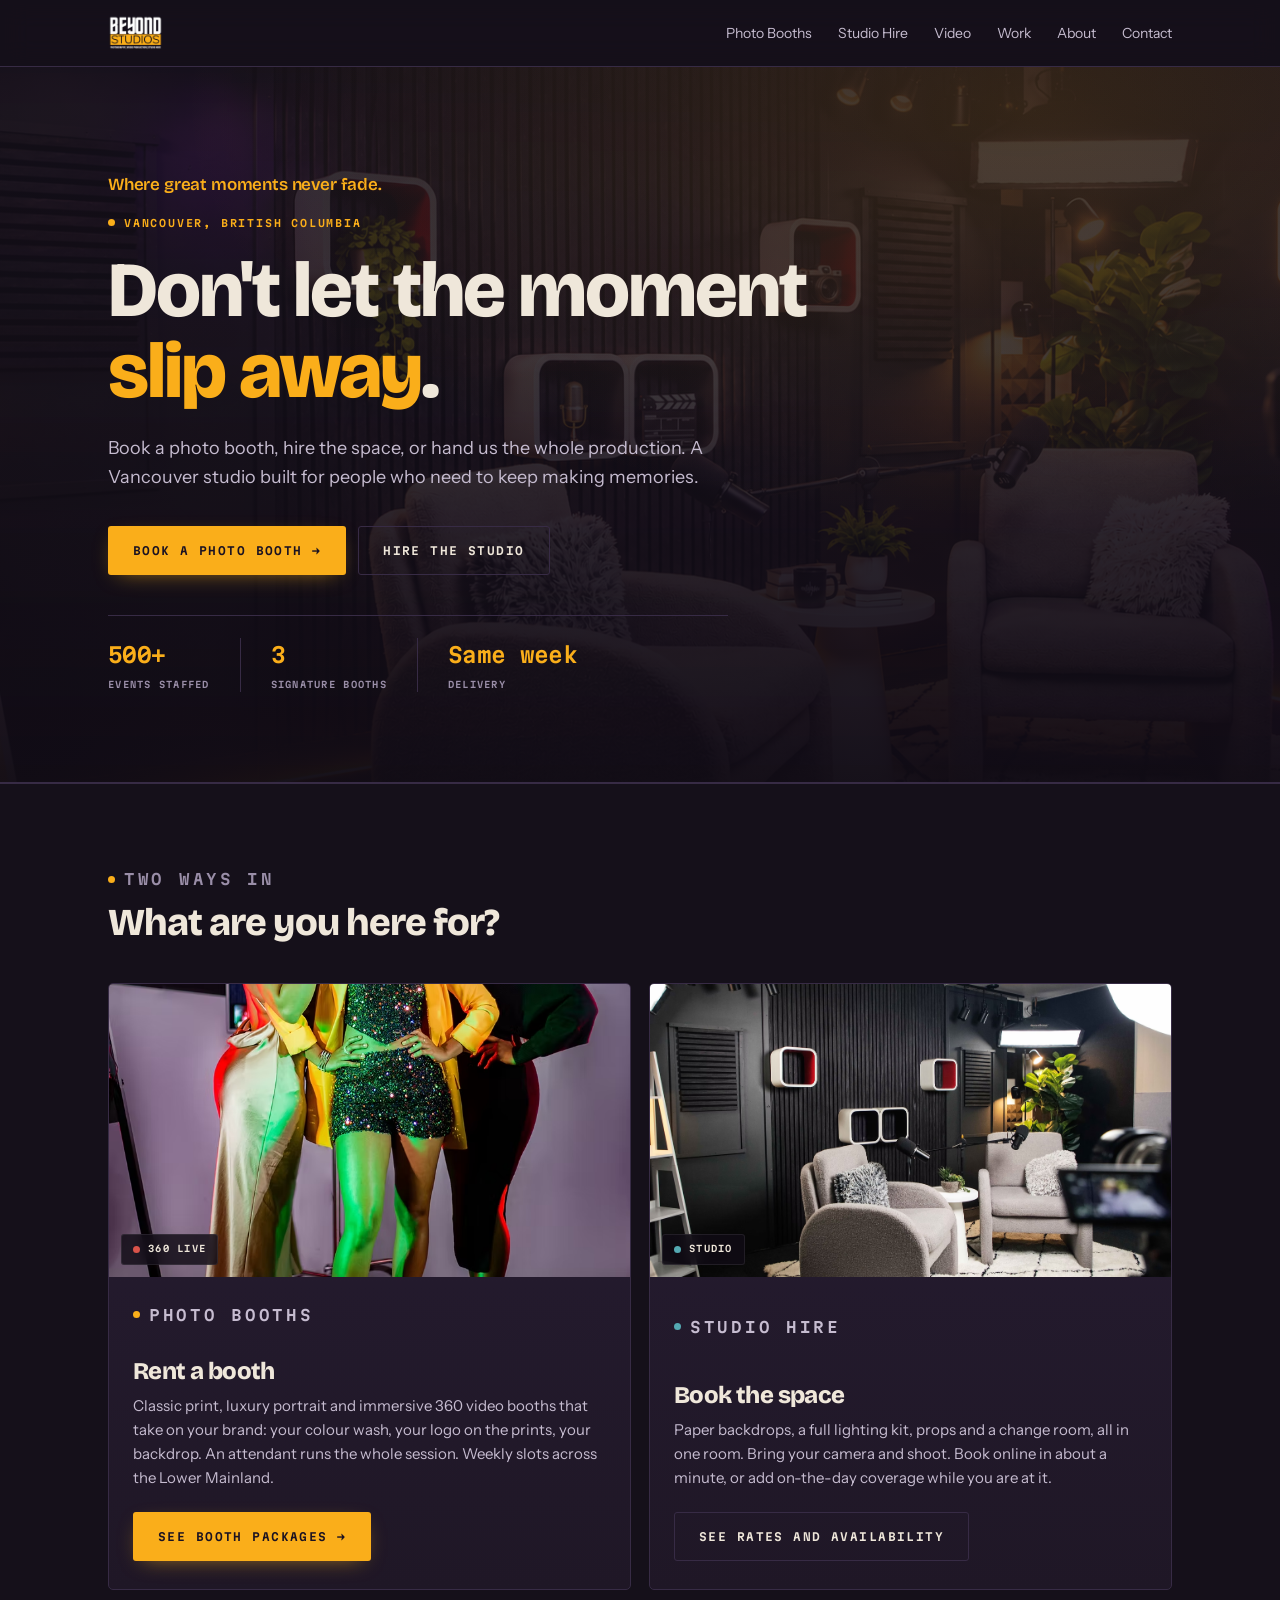
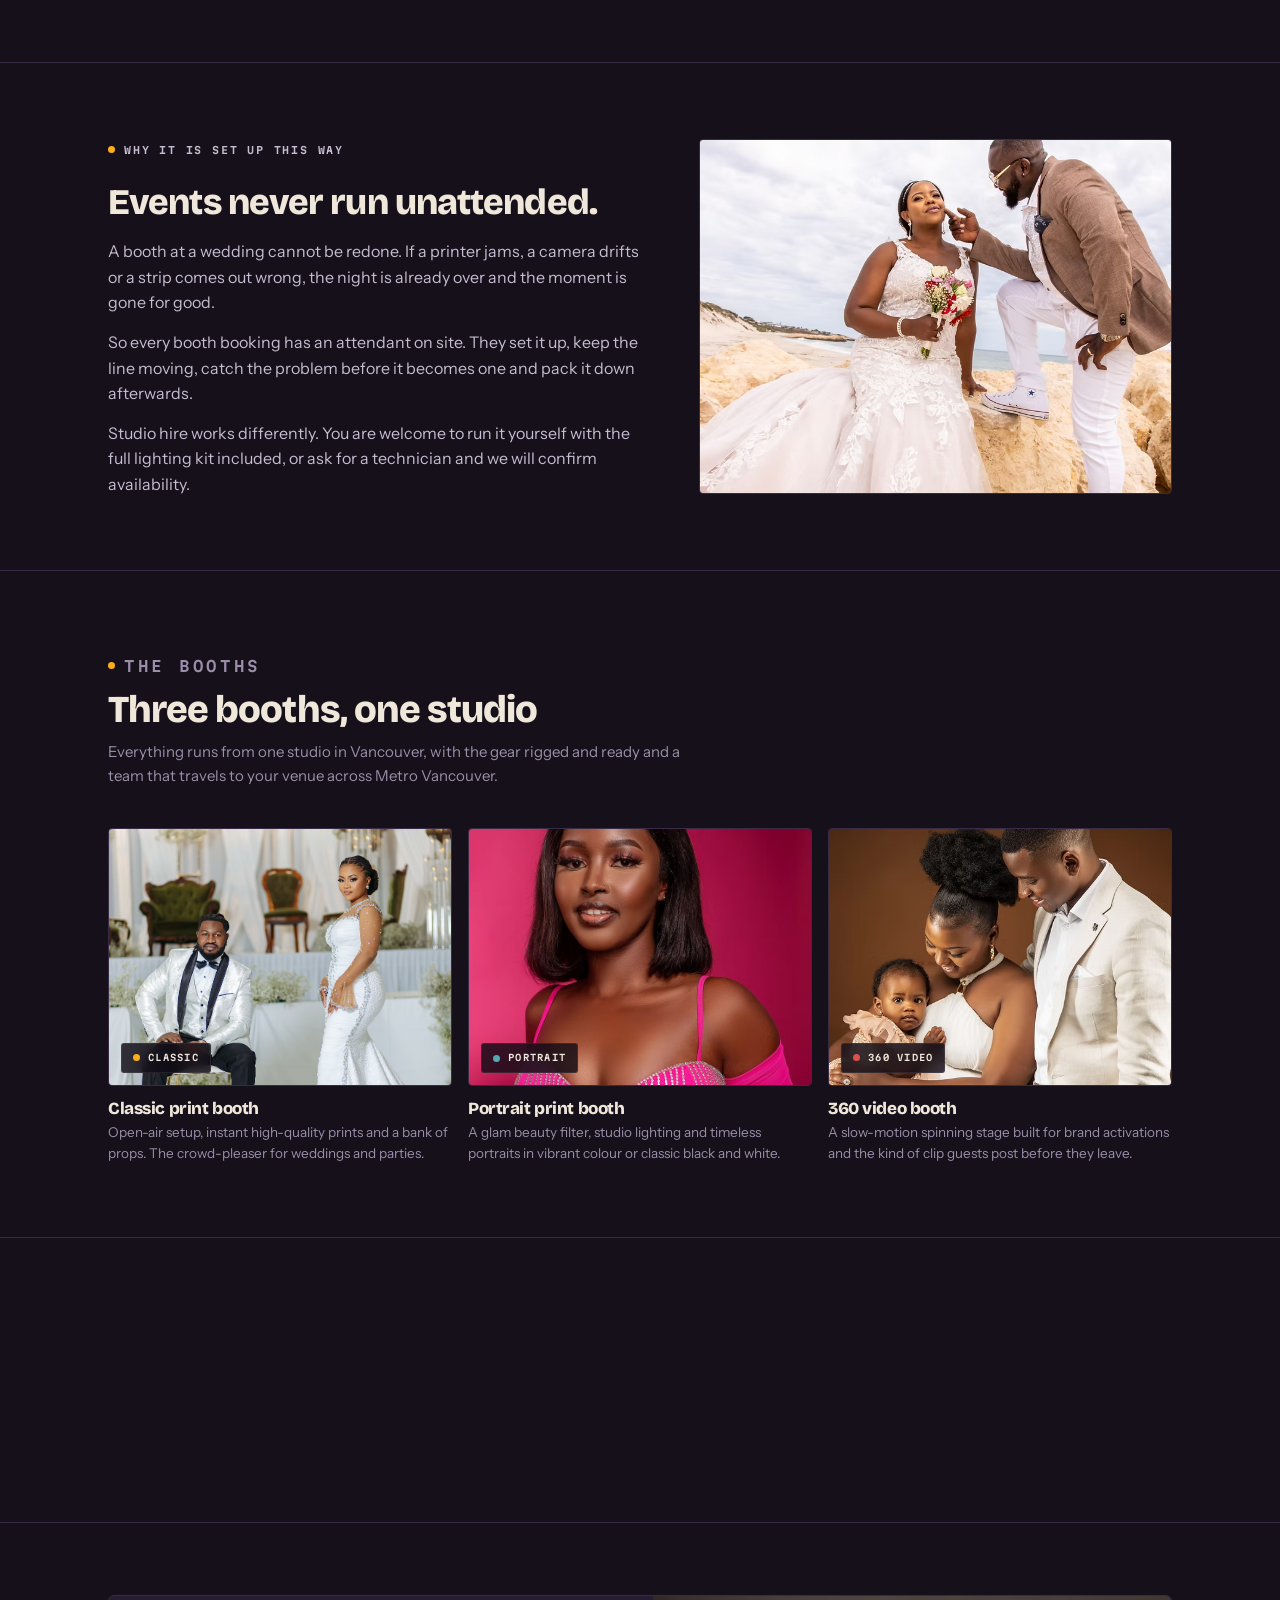
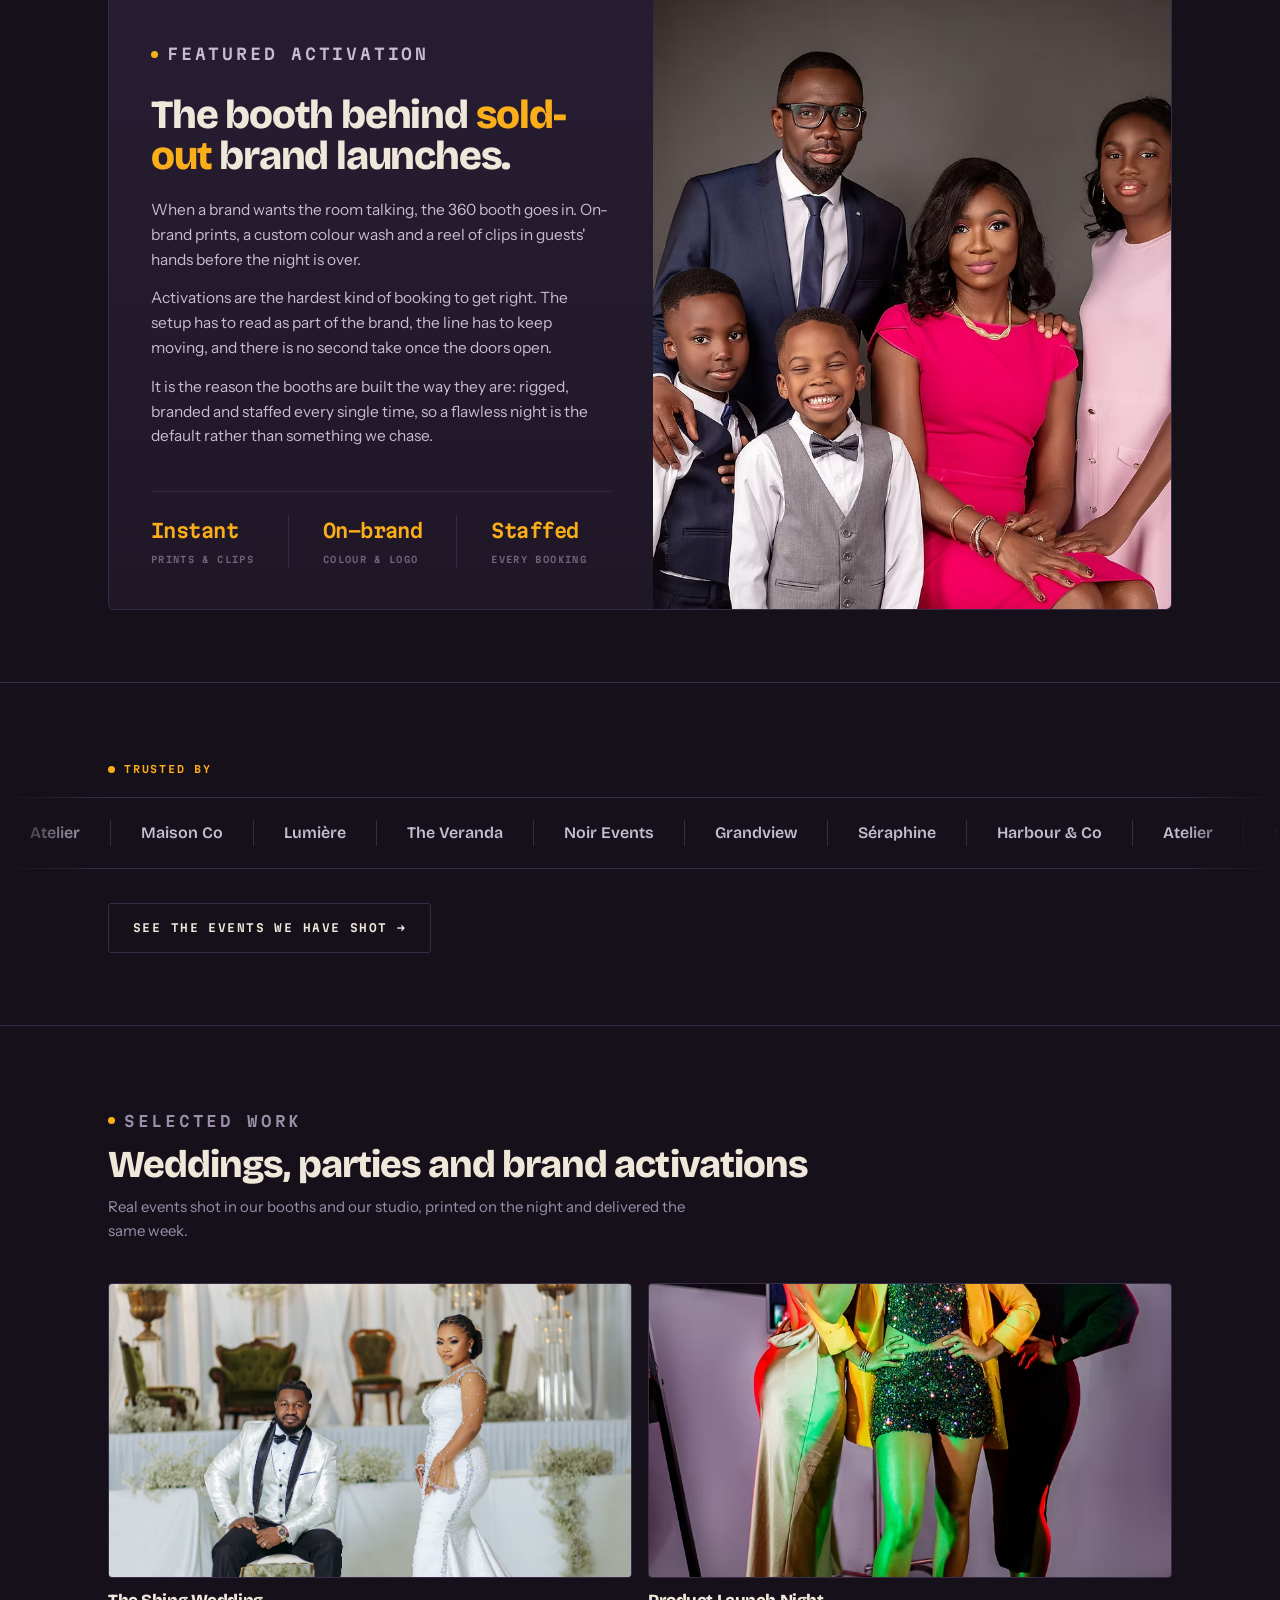
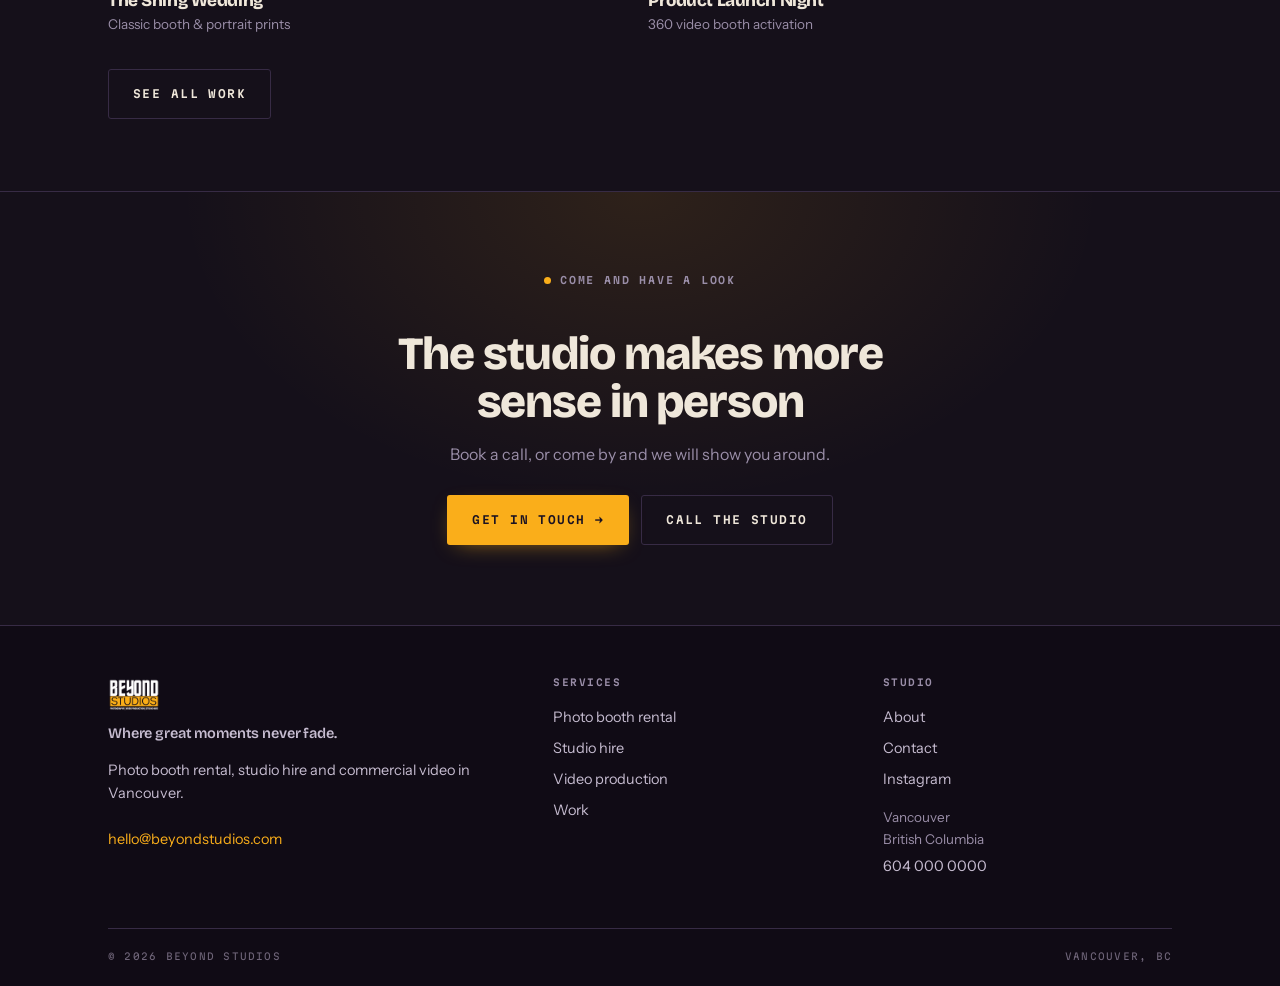
<file: index2.html>
<!DOCTYPE html>
<html lang="en-CA">
<head>
<meta charset="utf-8">
<meta name="viewport" content="width=device-width, initial-scale=1">
<title>Beyond Studios | Photo Booths, Studio Hire & Video Production in Vancouver</title>
<meta name="description" content="A staffed photo booth, photography studio hire and commercial video production in Vancouver. An attendant is included in every booth booking.">
<link rel="preconnect" href="https://fonts.googleapis.com">
<link rel="preconnect" href="https://fonts.gstatic.com" crossorigin>
<link href="https://fonts.googleapis.com/css2?family=Bricolage+Grotesque:opsz,wght@12..96,600;12..96,800&family=Instrument+Sans:wght@400;500;600&family=Martian+Mono:wght@400;600&display=swap" rel="stylesheet">
<meta name="theme-color" content="#15101A">

<style>
/* ==========================================================================
   BEYOND STUDIOS — elevated layout. Deep-plum theme, brand-orange accent.
   Edit colours and fonts in :root only.
   ========================================================================== */
:root{
  --ink:#15101A;
  --ink-2:#100B15;
  --console:#1F1726;
  --console-2:#271D33;
  --console-edge:#372B45;
  --signal:#FAAE1A;
  --signal-deep:#E0960C;
  --teal:#54A9B2;
  --onair:#D9534A;
  --card:#F0E4CC;
  --card-edge:#D8C9A8;
  --card-ink:#241733;
  --text:#EFE7DA;
  --text-dim:#C6BCD0;
  --muted:#9A8EA8;
  --muted-dark:#6F6579;
  --maxw:1120px;
  --ease:cubic-bezier(.22,.61,.36,1);

  --font-display:'Bricolage Grotesque',system-ui,sans-serif;
  --font-body:'Instrument Sans',system-ui,sans-serif;
  --font-data:'Martian Mono',ui-monospace,monospace;
}

*{box-sizing:border-box;margin:0;padding:0}
html{scroll-behavior:smooth}
body{
  background:var(--ink);color:var(--text);
  font-family:var(--font-body);font-size:16px;line-height:1.6;
  -webkit-font-smoothing:antialiased;overflow-x:hidden;
}
.wrap{max-width:var(--maxw);margin:0 auto;padding:0 28px}
img,video{display:block;max-width:100%}
a{color:inherit}

/* ---------- scroll progress ---------- */
.progress{position:fixed;top:0;left:0;height:2px;width:0;z-index:100;
  background:linear-gradient(90deg,var(--signal),var(--teal));transition:width .1s linear}

/* ---------- type ---------- */
h1,h2,h3,h4{font-family:var(--font-display);font-weight:800;letter-spacing:-.025em;line-height:1.04}
.label{display:inline-flex;align-items:center;gap:9px;font-family:var(--font-data);font-size:10px;font-weight:600;letter-spacing:.18em;text-transform:uppercase;color:var(--signal)}
.label::before{content:"";width:7px;height:7px;border-radius:50%;background:var(--signal);box-shadow:0 0 0 0 rgba(250,174,26,.5);animation:pulse 2.4s var(--ease) infinite}
.label.t::before{background:var(--teal);animation:none}
@keyframes pulse{0%{box-shadow:0 0 0 0 rgba(250,174,26,.45)}70%{box-shadow:0 0 0 7px rgba(250,174,26,0)}100%{box-shadow:0 0 0 0 rgba(250,174,26,0)}}
.lede{font-size:18px;color:var(--text-dim);max-width:56ch}
.motto{font-family:var(--font-display);font-weight:600;font-size:15px;color:var(--signal);letter-spacing:-.01em;margin:10px 0 14px}
.hero .motto{font-size:17px;margin:0 0 10px}

/* ---------- masthead ---------- */
.masthead{border-bottom:1px solid var(--console-edge);position:sticky;top:0;z-index:50;background:rgba(21,16,26,.82);backdrop-filter:blur(14px) saturate(1.2)}
.masthead .wrap{display:flex;align-items:center;justify-content:space-between;gap:20px;padding-top:15px;padding-bottom:15px}
.brand{display:inline-flex;align-items:center;text-decoration:none}
.brand img{height:36px;width:auto;display:block}
.wordmark{font-family:var(--font-display);font-weight:800;font-size:17px;letter-spacing:-.01em;text-decoration:none;white-space:nowrap}
.wordmark span{color:var(--signal)}
.nav{display:flex;align-items:center;gap:26px}
.nav a{position:relative;font-size:14px;text-decoration:none;color:var(--text-dim);transition:color .15s ease}
.nav a::after{content:"";position:absolute;left:0;right:100%;bottom:-5px;height:1.5px;background:var(--signal);transition:right .25s var(--ease)}
.nav a:hover{color:var(--text)}
.nav a:hover::after{right:0}
.navtoggle{display:none;background:none;border:1px solid var(--console-edge);color:var(--text);border-radius:3px;padding:8px 12px;cursor:pointer;font-family:var(--font-data);font-size:10px;letter-spacing:.14em;text-transform:uppercase}

/* ---------- buttons ---------- */
.btn{position:relative;display:inline-flex;align-items:center;gap:9px;text-decoration:none;border:1px solid transparent;border-radius:3px;font-family:var(--font-data);font-size:11px;font-weight:600;letter-spacing:.13em;text-transform:uppercase;padding:15px 24px;cursor:pointer;transition:transform .2s var(--ease),background .2s var(--ease),box-shadow .2s var(--ease),border-color .2s var(--ease)}
.btn:hover{transform:translateY(-2px)}
.btn .arw{transition:transform .25s var(--ease)}
.btn:hover .arw{transform:translateX(4px)}
.btn-solid{background:var(--signal);color:#1A1222;box-shadow:0 6px 22px -10px rgba(250,174,26,.7)}
.btn-solid:hover{background:var(--signal-deep);box-shadow:0 12px 30px -10px rgba(250,174,26,.6)}
.btn-line{border-color:var(--console-edge);color:var(--text)}
.btn-line:hover{background:var(--console);border-color:var(--muted)}
.btns{display:flex;gap:12px;flex-wrap:wrap}
a:focus-visible,button:focus-visible{outline:2px solid var(--signal);outline-offset:3px}

/* ---------- media ---------- */
.media{position:relative;overflow:hidden;border-radius:4px;background:var(--console);border:1px solid var(--console-edge)}
.media img,.media video{position:relative;z-index:1;width:100%;height:100%;object-fit:cover;border:0;transition:transform .7s var(--ease)}
.media.r-16x9{aspect-ratio:16/9}
.media.r-4x3{aspect-ratio:4/3}
.mtag{position:absolute;left:12px;bottom:12px;z-index:3;display:inline-flex;align-items:center;gap:8px;background:rgba(16,11,21,.82);backdrop-filter:blur(6px);border:1px solid rgba(255,255,255,.08);font-family:var(--font-data);font-size:9px;font-weight:600;letter-spacing:.14em;text-transform:uppercase;color:var(--text);padding:7px 11px;border-radius:3px}
.mtag i{width:7px;height:7px;border-radius:50%;display:inline-block}

/* ---------- hero ---------- */
.hero{position:relative;overflow:hidden;border-bottom:1px solid var(--console-edge)}
.hero-media{position:absolute;inset:-8% 0;z-index:0;will-change:transform}
.hero-media img{width:100%;height:100%;object-fit:cover;opacity:.30}
.hero-media::before{content:"";position:absolute;inset:0;z-index:2;background:
  radial-gradient(120% 90% at 80% 12%,rgba(250,174,26,.14),transparent 55%),
  linear-gradient(180deg,rgba(21,16,26,.70) 0%,rgba(21,16,26,.50) 42%,rgba(16,11,21,.97) 100%)}
.hero .wrap{position:relative;z-index:3;padding-top:104px;padding-bottom:90px}
.hero h1{font-size:clamp(40px,7vw,78px);max-width:15ch;margin:16px 0 22px}
.hero h1 em{font-style:normal;color:var(--signal)}
.hero .btns{margin-top:34px}
.hero-meta{display:flex;flex-wrap:wrap;gap:0;margin-top:40px;border-top:1px solid var(--console-edge);padding-top:22px;max-width:620px}
.hero-meta div{padding-right:30px;margin-right:30px;border-right:1px solid var(--console-edge)}
.hero-meta div:last-child{border-right:none;padding:0;margin:0}
.hero-meta strong{display:block;font-family:var(--font-data);font-weight:600;font-size:21px;color:var(--signal);letter-spacing:-.03em}
.hero-meta span{display:block;font-family:var(--font-data);font-size:9px;font-weight:600;letter-spacing:.14em;text-transform:uppercase;color:var(--muted);margin-top:6px}

/* ---------- sections ---------- */
.section{padding:72px 0;border-top:1px solid var(--console-edge);position:relative}
.section:first-of-type{border-top:none}
.section-head{margin-bottom:40px}
.section-head h2{font-size:clamp(26px,3.8vw,38px);margin-top:12px}
.section-head p{color:var(--muted);max-width:58ch;margin-top:11px;font-size:15px}

/* ---------- reveal ---------- */
.rv{opacity:0;transform:translateY(22px);transition:opacity .7s var(--ease),transform .7s var(--ease)}
.rv.in{opacity:1;transform:none}
.rv.d1{transition-delay:.08s}.rv.d2{transition-delay:.16s}.rv.d3{transition-delay:.24s}

/* ---------- split ---------- */
.split{display:grid;grid-template-columns:1fr 1fr;gap:48px;align-items:center}
.split.wide-left{grid-template-columns:1.15fr 1fr}
.split h2{font-size:clamp(25px,3.6vw,36px);margin:12px 0 18px}
.split p{color:var(--text-dim);margin-bottom:14px}

/* ---------- two path cards ---------- */
.paths{display:grid;grid-template-columns:1fr 1fr;gap:18px}
.path{background:linear-gradient(180deg,var(--console-2),var(--console));border:1px solid var(--console-edge);border-radius:5px;overflow:hidden;display:flex;flex-direction:column;transition:border-color .25s var(--ease),transform .25s var(--ease),box-shadow .25s var(--ease)}
.path:hover{border-color:var(--signal);transform:translateY(-4px);box-shadow:0 24px 48px -28px rgba(0,0,0,.85)}
.path:hover .media img{transform:scale(1.05)}
.path .media{border:none;border-radius:0}
.path-body{padding:26px 24px 28px;display:flex;flex-direction:column;flex:1}
.path h3{font-size:24px;margin:10px 0 10px}
.path p{color:var(--text-dim);font-size:15px;flex:1;margin-bottom:22px}
.path .btn{align-self:flex-start}

/* ---------- rooms grid ---------- */
.grid3{display:grid;grid-template-columns:repeat(3,1fr);gap:16px}
.grid2{display:grid;grid-template-columns:repeat(2,1fr);gap:16px}
.rm .media{margin-bottom:14px}
.rm:hover .media img{transform:scale(1.06)}
.grid3 h4,.tile h4{font-size:17px;margin:0 0 4px}
.tile{text-decoration:none;display:block}
.tile:hover .media img{transform:scale(1.05)}
.tile h4{margin-top:14px;transition:color .2s ease}
.tile:hover h4{color:var(--signal)}
.tile p{font-size:13.5px;color:var(--muted)}

/* ---------- stats band ---------- */
.stats{background:linear-gradient(180deg,var(--console-2),var(--console));
  border:1px solid var(--console-edge);border-radius:6px;
  display:grid;grid-template-columns:repeat(4,1fr);gap:0;overflow:hidden}
.stat{padding:34px 26px;border-right:1px solid var(--console-edge)}
.stat:last-child{border-right:none}
.stat b{display:block;font-family:var(--font-data);font-weight:600;font-size:clamp(30px,4vw,42px);letter-spacing:-.04em;color:var(--signal);line-height:1}
.stat span{display:block;font-family:var(--font-data);font-size:10px;font-weight:600;letter-spacing:.14em;text-transform:uppercase;color:var(--muted);margin-top:12px}

/* ---------- featured client band ---------- */
.feature{background:linear-gradient(180deg,var(--console-2),var(--console));border:1px solid var(--console-edge);border-radius:6px;overflow:hidden;display:grid;grid-template-columns:1.05fr 1fr}
.feature-body{padding:46px 42px 42px;display:flex;flex-direction:column;justify-content:center}
.feature h2{font-size:clamp(26px,3.5vw,40px);margin:14px 0 20px;letter-spacing:-.03em}
.feature h2 em{font-style:normal;color:var(--signal)}
.feature p{color:var(--text-dim);font-size:15.5px;margin-bottom:14px;max-width:46ch}
.feature .media{border:none;border-radius:0;min-height:100%}
.feature:hover .media img{transform:scale(1.04)}
.feature-stats{display:flex;flex-wrap:wrap;gap:0;margin-top:28px;border-top:1px solid var(--console-edge);padding-top:24px}
.feature-stats div{padding-right:34px;margin-right:34px;border-right:1px solid var(--console-edge)}
.feature-stats div:last-child{border-right:none;padding-right:0;margin-right:0}
.feature-stats strong{display:block;font-family:var(--font-data);font-weight:600;font-size:19px;color:var(--signal);letter-spacing:-.03em}
.feature-stats span{display:block;font-family:var(--font-data);font-size:9px;font-weight:600;letter-spacing:.15em;text-transform:uppercase;color:var(--muted-dark);margin-top:6px}

/* ---------- roster marquee ---------- */
.roster{position:relative;border-top:1px solid var(--console-edge);border-bottom:1px solid var(--console-edge);overflow:hidden;padding:22px 0;
  -webkit-mask:linear-gradient(90deg,transparent,#000 8%,#000 92%,transparent);mask:linear-gradient(90deg,transparent,#000 8%,#000 92%,transparent)}
.roster-track{display:flex;gap:0;width:max-content;animation:marq 28s linear infinite}
.roster span{font-family:var(--font-display);font-weight:600;font-size:16px;color:var(--text-dim);padding:0 30px;border-right:1px solid var(--console-edge);white-space:nowrap}
@keyframes marq{to{transform:translateX(-50%)}}
.roster:hover .roster-track{animation-play-state:paused}

/* ---------- cta band ---------- */
.cta{border-top:1px solid var(--console-edge);padding:74px 0 80px;text-align:center;position:relative;overflow:hidden}
.cta::before{content:"";position:absolute;inset:0;z-index:0;background:radial-gradient(60% 120% at 50% 0%,rgba(250,174,26,.11),transparent 60%)}
.cta .wrap{position:relative;z-index:1}
.cta h2{font-size:clamp(28px,4.4vw,46px);margin:14px auto 16px;max-width:19ch}
.cta p{color:var(--muted);margin-bottom:28px}
.cta .btns{justify-content:center}

/* ---------- footer ---------- */
.foot{border-top:1px solid var(--console-edge);padding:52px 0 22px;background:var(--ink-2)}
.foot-grid{display:grid;grid-template-columns:1.4fr 1fr 1fr;gap:40px}
.foot-logo{height:34px;width:auto;margin-bottom:10px}
.foot h4{font-family:var(--font-data);font-size:9.5px;font-weight:600;letter-spacing:.16em;text-transform:uppercase;color:var(--muted);margin-bottom:14px}
.foot a{display:block;text-decoration:none;color:var(--text-dim);font-size:14.5px;padding:4px 0;transition:color .15s ease,transform .15s ease}
.foot a:hover{color:var(--signal);transform:translateX(3px)}
.foot p{color:var(--text-dim);font-size:14.5px}
.colophon{margin-top:46px;padding-top:20px;border-top:1px solid var(--console-edge);display:flex;justify-content:space-between;gap:16px;flex-wrap:wrap;font-family:var(--font-data);font-size:9.5px;letter-spacing:.13em;text-transform:uppercase;color:var(--muted-dark)}

/* ---------- utilities ---------- */
.mt-l{margin-top:34px}
.mt-m{margin-top:22px}

/* ---------- responsive ---------- */
@media(max-width:900px){
  .nav{display:none;position:absolute;top:100%;left:0;right:0;flex-direction:column;align-items:stretch;gap:0;background:var(--ink);border-bottom:1px solid var(--console-edge);padding:8px 28px 20px}
  .nav.open{display:flex}
  .nav a{padding:12px 0;border-bottom:1px solid var(--console-edge)}
  .nav a::after{display:none}
  .navtoggle{display:block}
  .masthead .wrap{position:relative}
  .split,.split.wide-left,.paths,.grid3,.grid2,.foot-grid{grid-template-columns:1fr}
  .split{gap:30px}
  .stats{grid-template-columns:1fr 1fr}
  .stat:nth-child(2){border-right:none}
  .stat:nth-child(1),.stat:nth-child(2){border-bottom:1px solid var(--console-edge)}
  .hero .wrap{padding-top:72px;padding-bottom:64px}
  .section{padding:52px 0}
  .feature{grid-template-columns:1fr}
  .feature-body{padding:30px 24px 32px;order:2}
  .feature .media{order:1;aspect-ratio:16/9;min-height:0}
  .feature-stats div{padding-right:20px;margin-right:20px}
}
@media(prefers-reduced-motion:reduce){
  html{scroll-behavior:auto}
  *{animation:none!important;transition:none!important}
  .rv{opacity:1;transform:none}
  .hero-media{inset:0}
}
</style>
</head>
<body>

<div class="progress" id="progress"></div>

<header class="masthead">
  <div class="wrap">
    <a class="brand" href="/"><img src="img/logo-w.avif" alt="Beyond Studios"></a>
    <button class="navtoggle" aria-expanded="false" aria-controls="nav">Menu</button>
    <nav class="nav" id="nav">
      <a href="#paths">Photo Booths</a>
      <a href="#studio">Studio Hire</a>
      <a href="#work">Video</a>
      <a href="#work">Work</a>
      <a href="#contact">About</a>
      <a href="#contact">Contact</a>
    </nav>
  </div>
</header>

<section class="hero">
  <div class="hero-media" id="heroMedia">
    <img src="img/hero.png" alt="">
  </div>
  <div class="wrap">
    <p class="motto rv in">Where great moments never fade.</p>
    <p class="label rv in d1">Vancouver, British Columbia</p>
    <h1 class="rv in d1">Don't let the moment <em>slip away</em>.</h1>
    <p class="lede rv in d2">Book a photo booth, hire the space, or hand us the whole production. A Vancouver studio built for people who need to keep making memories.</p>
    <div class="btns rv in d2">
      <a class="btn btn-solid" href="#paths">Book a photo booth <span class="arw">&rarr;</span></a>
      <a class="btn btn-line" href="#studio">Hire the studio</a>
    </div>
    <div class="hero-meta rv in d3">
      <div><strong>500+</strong><span>Events staffed</span></div>
      <div><strong>3</strong><span>Signature booths</span></div>
      <div><strong>Same&nbsp;week</strong><span>Delivery</span></div>
    </div>
  </div>
</section>

<section class="section" id="paths">
  <div class="wrap">
    <div class="section-head rv">
      <p class="label">Two ways in</p>
      <h2>What are you here for?</h2>
    </div>

    <div class="paths">
      <article class="path rv">
        <div class="media r-16x9">
          <img src="img/_edited.avif" alt="A 360 video booth session in full swing" loading="lazy">
          <span class="mtag"><i style="background:var(--onair)"></i>360 live</span>
        </div>
        <div class="path-body">
          <p class="label">Photo booths</p>
          <h3>Rent a booth</h3>
          <p>Classic print, luxury portrait and immersive 360 video booths that take on your brand: your colour wash, your logo on the prints, your backdrop. An attendant runs the whole session. Weekly slots across the Lower Mainland.</p>
          <a class="btn btn-solid" href="#paths">See booth packages <span class="arw">&rarr;</span></a>
        </div>
      </article>

      <article class="path rv d1">
        <div class="media r-16x9">
          <img src="img/d59383_d3fb8f2b41984f3a8b66968a7f3fe2ee~mv2.avif" alt="The main studio dressed for a portrait shoot" loading="lazy">
          <span class="mtag"><i style="background:var(--teal)"></i>Studio</span>
        </div>
        <div class="path-body">
          <p class="label t">Studio hire</p>
          <h3>Book the space</h3>
          <p>Paper backdrops, a full lighting kit, props and a change room, all in one room. Bring your camera and shoot. Book online in about a minute, or add on-the-day coverage while you are at it.</p>
          <a class="btn btn-line" href="#studio">See rates and availability</a>
        </div>
      </article>
    </div>
  </div>
</section>

<section class="section">
  <div class="wrap">
    <div class="split wide-left">
      <div class="rv">
        <p class="label">Why it is set up this way</p>
        <h2>Events never run unattended.</h2>
        <p>A booth at a wedding cannot be redone. If a printer jams, a camera drifts or a strip comes out wrong, the night is already over and the moment is gone for good.</p>
        <p>So every booth booking has an attendant on site. They set it up, keep the line moving, catch the problem before it becomes one and pack it down afterwards.</p>
        <p style="margin-bottom:0">Studio hire works differently. You are welcome to run it yourself with the full lighting kit included, or ask for a technician and we will confirm availability.</p>
      </div>
      <div class="media r-4x3 rv d1">
        <img src="img/BeyondStudios-464.avif" alt="An attendant setting up the booth before an event" loading="lazy">
      </div>
    </div>
  </div>
</section>

<section class="section">
  <div class="wrap">
    <div class="section-head rv">
      <p class="label">The booths</p>
      <h2>Three booths, one studio</h2>
      <p>Everything runs from one studio in Vancouver, with the gear rigged and ready and a team that travels to your venue across Metro Vancouver.</p>
    </div>

    <div class="grid3">
      <div class="rm rv">
        <div class="media r-4x3">
          <img src="img/d59383_5e117e356e8145f7a5f028fd640efa2a~mv2.avif" alt="The classic print booth" loading="lazy">
          <span class="mtag"><i style="background:var(--signal)"></i>Classic</span>
        </div>
        <h4>Classic print booth</h4>
        <p style="font-size:13.5px;color:var(--muted)">Open-air setup, instant high-quality prints and a bank of props. The crowd-pleaser for weddings and parties.</p>
      </div>
      <div class="rm rv d1">
        <div class="media r-4x3">
          <img src="img/_edited (1).avif" alt="The luxury portrait booth" loading="lazy">
          <span class="mtag"><i style="background:var(--teal)"></i>Portrait</span>
        </div>
        <h4>Portrait print booth</h4>
        <p style="font-size:13.5px;color:var(--muted)">A glam beauty filter, studio lighting and timeless portraits in vibrant colour or classic black and white.</p>
      </div>
      <div class="rm rv d2">
        <div class="media r-4x3">
          <img src="img/d59383_54c3c43fa64b4d76a6d98b32eb3e3d97~mv2.avif" alt="The 360 video booth" loading="lazy">
          <span class="mtag"><i style="background:var(--onair)"></i>360 video</span>
        </div>
        <h4>360 video booth</h4>
        <p style="font-size:13.5px;color:var(--muted)">A slow-motion spinning stage built for brand activations and the kind of clip guests post before they leave.</p>
      </div>
    </div>
  </div>
</section>

<section class="section">
  <div class="wrap">
    <div class="stats rv" id="stats">
      <div class="stat"><b data-count="500" data-suffix="+">0</b><span>Events staffed</span></div>
      <div class="stat"><b data-count="40000" data-suffix="+">0</b><span>Prints handed out</span></div>
      <div class="stat"><b data-count="7" data-suffix=" yrs">0</b><span>Across Metro Van</span></div>
      <div class="stat"><b data-count="100" data-suffix="%">0</b><span>Staffed bookings</span></div>
    </div>
  </div>
</section>

<section class="section" id="booths">
  <div class="wrap">
    <div class="feature rv">
      <div class="feature-body">
        <p class="label">Featured activation</p>
        <h2>The booth behind <em>sold-out</em> brand launches.</h2>
        <p>When a brand wants the room talking, the 360 booth goes in. On-brand prints, a custom colour wash and a reel of clips in guests' hands before the night is over.</p>
        <p>Activations are the hardest kind of booking to get right. The setup has to read as part of the brand, the line has to keep moving, and there is no second take once the doors open.</p>
        <p>It is the reason the booths are built the way they are: rigged, branded and staffed every single time, so a flawless night is the default rather than something we chase.</p>
        <div class="feature-stats">
          <div><strong>Instant</strong><span>Prints &amp; clips</span></div>
          <div><strong>On-brand</strong><span>Colour &amp; logo</span></div>
          <div><strong>Staffed</strong><span>Every booking</span></div>
        </div>
      </div>
      <div class="media">
        <img src="img/_edited (2).avif" alt="A portrait captured in the booth" loading="lazy">
      </div>
    </div>
  </div>
</section>

<section class="section">
  <div class="wrap rv">
    <p class="label" style="margin-bottom:20px">Trusted by</p>
  </div>
  <div class="roster rv">
    <div class="roster-track">
      <span>Atelier</span><span>Maison&nbsp;Co</span><span>Lumi&egrave;re</span><span>The&nbsp;Veranda</span><span>Noir&nbsp;Events</span><span>Grandview</span><span>S&eacute;raphine</span><span>Harbour&nbsp;&amp;&nbsp;Co</span>
      <span>Atelier</span><span>Maison&nbsp;Co</span><span>Lumi&egrave;re</span><span>The&nbsp;Veranda</span><span>Noir&nbsp;Events</span><span>Grandview</span><span>S&eacute;raphine</span><span>Harbour&nbsp;&amp;&nbsp;Co</span>
    </div>
  </div>
  <div class="wrap rv d1">
    <div class="btns mt-l"><a class="btn btn-line" href="#work">See the events we have shot <span class="arw">&rarr;</span></a></div>
  </div>
</section>

<section class="section" id="work">
  <div class="wrap">
    <div class="section-head rv">
      <p class="label">Selected work</p>
      <h2>Weddings, parties and brand activations</h2>
      <p>Real events shot in our booths and our studio, printed on the night and delivered the same week.</p>
    </div>
    <div class="grid2">
      <a class="tile rv" href="#contact">
        <div class="media r-16x9">
          <img src="img/d59383_5e117e356e8145f7a5f028fd640efa2a~mv2.avif" alt="A wedding couple at the booth" loading="lazy">
        </div>
        <h4>The Shing Wedding</h4>
        <p>Classic booth &amp; portrait prints</p>
      </a>
      <a class="tile rv d1" href="#contact">
        <div class="media r-16x9">
          <img src="img/_edited.avif" alt="A 360 booth brand launch" loading="lazy">
        </div>
        <h4>Product Launch Night</h4>
        <p>360 video booth activation</p>
      </a>
    </div>
    <div class="btns mt-l rv"><a class="btn btn-line" href="#contact">See all work</a></div>
  </div>
</section>

<section class="cta" id="studio">
  <div class="wrap">
    <p class="label rv" style="justify-content:center">Come and have a look</p>
    <h2 class="rv">The studio makes more sense in person</h2>
    <p class="rv d1">Book a call, or come by and we will show you around.</p>
    <div class="btns rv d1">
      <a class="btn btn-solid" href="#contact">Get in touch <span class="arw">&rarr;</span></a>
      <a class="btn btn-line" href="tel:+16040000000">Call the studio</a>
    </div>
  </div>
</section>

<footer class="foot" id="contact">
  <div class="wrap">
    <div class="foot-grid">
      <div>
        <img class="foot-logo" src="img/logo-w.avif" alt="Beyond Studios">
        <p class="motto">Where great moments never fade.</p>
        <p>Photo booth rental, studio hire and commercial video in Vancouver.</p>
        <p class="mt-m"><a href="mailto:hello@beyondstudios.com" style="color:var(--signal);display:inline">hello@beyondstudios.com</a></p>
      </div>
      <div>
        <h4>Services</h4>
        <a href="#paths">Photo booth rental</a>
        <a href="#studio">Studio hire</a>
        <a href="#work">Video production</a>
        <a href="#work">Work</a>
      </div>
      <div>
        <h4>Studio</h4>
        <a href="#contact">About</a>
        <a href="#contact">Contact</a>
        <a href="#contact">Instagram</a>
        <p style="font-size:13.5px;color:var(--muted);margin-top:12px">Vancouver<br>British Columbia</p>
        <a href="tel:+16040000000">604 000 0000</a>
      </div>
    </div>
    <div class="colophon">
      <span>&copy; 2026 Beyond Studios</span>
      <span>Vancouver, BC</span>
    </div>
  </div>
</footer>

<script>
(function(){
  var reduce = window.matchMedia && window.matchMedia('(prefers-reduced-motion: reduce)').matches;

  /* mobile nav */
  var t=document.querySelector('.navtoggle'),n=document.getElementById('nav');
  t.addEventListener('click',function(){var o=n.classList.toggle('open');t.setAttribute('aria-expanded',o);});
  n.addEventListener('click',function(e){if(e.target.tagName==='A'){n.classList.remove('open');t.setAttribute('aria-expanded',false);}});

  /* scroll progress + hero parallax */
  var prog=document.getElementById('progress'),hm=document.getElementById('heroMedia');
  function onScroll(){
    var h=document.documentElement.scrollHeight-innerHeight, y=scrollY;
    prog.style.width=(h>0?(y/h)*100:0)+'%';
    if(hm && !reduce && y<innerHeight) hm.style.transform='translateY('+(y*0.18)+'px)';
  }
  var tick=false;
  addEventListener('scroll',function(){if(!tick){requestAnimationFrame(function(){onScroll();tick=false;});tick=true;}},{passive:true});
  onScroll();

  /* reveal on scroll */
  var rv=document.querySelectorAll('.rv:not(.in)');
  if('IntersectionObserver' in window && !reduce){
    var io=new IntersectionObserver(function(es){es.forEach(function(e){if(e.isIntersecting){e.target.classList.add('in');io.unobserve(e.target);}});},{threshold:.12,rootMargin:'0px 0px -6% 0px'});
    rv.forEach(function(el){io.observe(el);});
  } else { rv.forEach(function(el){el.classList.add('in');}); }

  /* count-up stats */
  var stats=document.getElementById('stats');
  function runCounts(){
    stats.querySelectorAll('[data-count]').forEach(function(el){
      var target=+el.getAttribute('data-count'), suf=el.getAttribute('data-suffix')||'', dur=1400, t0=null;
      function fmt(v){return v>=10000?Math.round(v/1000)+'k':(''+v);}
      if(reduce){el.textContent=fmt(target)+suf;return;}
      function step(ts){if(!t0)t0=ts;var p=Math.min((ts-t0)/dur,1),e=1-Math.pow(1-p,3);el.textContent=fmt(Math.round(target*e))+suf;if(p<1)requestAnimationFrame(step);}
      requestAnimationFrame(step);
    });
  }
  if(stats){
    if('IntersectionObserver' in window){
      var so=new IntersectionObserver(function(es){es.forEach(function(e){if(e.isIntersecting){runCounts();so.disconnect();}});},{threshold:.4});
      so.observe(stats);
    } else runCounts();
  }
})();
</script>
</body>
</html>
</file>
<file: styles.css>
/* =========================================================
   BEYOND STUDIOS — faithful replica of the reference layout
   (Forever Photobooth Studio style) with Beyond Studios brand
   ========================================================= */
:root{
  --black:#0c0b0a;
  --gray:#e7e4de;         /* light section bg */
  --gray-2:#edeae4;
  --taupe:#cabaa6;        /* OUR BOOTHS bg */
  --mauve:#c6b096;        /* TESTIMONIALS bg (warmed toward tan) */
  --champagne:#faae1a;    /* BRAND ORANGE — buttons / accents */
  --champ-deep:#e5950c;   /* brand orange, darker (hover) */
  --ink:#141210;
  --muted:#6f6a64;        /* muted body gray */
  --serif:"Oswald",system-ui,sans-serif;   /* display — echoes logo "BEYOND" */
  --body:"Jost",system-ui,sans-serif;      /* body — echoes logo "STUDIOS" */
  --sans:"Jost",system-ui,sans-serif;
  --script:"Dancing Script",cursive;
  --ease:cubic-bezier(.19,1,.22,1);
  --navh:74px;
}
*{margin:0;padding:0;box-sizing:border-box}
html{scroll-behavior:smooth}
body{background:var(--gray);color:var(--ink);font-family:var(--body);
  font-size:17px;font-weight:400;line-height:1.7;overflow-x:hidden;-webkit-font-smoothing:antialiased}
img{display:block;width:100%;height:100%;object-fit:cover}
a{color:inherit;text-decoration:none}

/* ---------- Buttons ---------- */
.btn{display:inline-block;font-family:var(--sans);font-size:.72rem;letter-spacing:.3em;
  text-transform:uppercase;font-weight:500;cursor:pointer;position:relative;z-index:0;overflow:hidden;
  transition:color .5s var(--ease),background .5s var(--ease),border-color .5s var(--ease)}
.btn::after{content:"";position:absolute;inset:0;z-index:-1;transform:translateY(101%);
  transition:transform .55s var(--ease)}
.btn--hero{border:1px solid rgba(255,255,255,.9);color:#fff;padding:1.05em 2.8em}
.btn--hero::after{background:var(--champagne)}
.btn--hero:hover{color:var(--ink);border-color:var(--champagne)}
.btn--hero:hover::after{transform:translateY(0)}
.btn--solid{background:var(--champagne);color:var(--ink);padding:1.1em 2.8em;font-weight:600}
.btn--solid::after{background:#fff}
.btn--solid:hover{color:var(--ink)}
.btn--solid:hover::after{transform:translateY(0)}
.btn--dark{background:var(--black);color:#fff;padding:1em 2.4em}
.btn--dark::after{background:var(--champagne)}
.btn--dark:hover{color:var(--ink)}
.btn--dark:hover::after{transform:translateY(0)}

/* ======================= NAV ======================= */
.nav{position:fixed;top:0;left:0;width:100%;height:var(--navh);z-index:1000;
  background:var(--black);color:#fff;display:flex;align-items:center;
  justify-content:space-between;padding:0 clamp(1.2rem,3vw,2.6rem)}
.nav__logo{display:flex;align-items:center}
.nav__logo img{height:clamp(40px,4vw,50px);width:auto;display:block}
.nav__links{display:flex;gap:clamp(.8rem,1.7vw,1.9rem)}
.nav__links a{font-family:var(--sans);font-size:.66rem;letter-spacing:.2em;
  text-transform:uppercase;position:relative;padding:4px 0;white-space:nowrap}
.nav__links a::after{content:"";position:absolute;left:0;bottom:0;width:0;height:1px;
  background:var(--champagne);transition:width .4s var(--ease)}
.nav__links a:hover::after{width:100%}
.nav__cta{font-family:var(--sans);font-size:.66rem;letter-spacing:.24em;text-transform:uppercase;
  background:var(--champagne);color:var(--ink);padding:.95em 1.7em;font-weight:500;
  transition:background .4s var(--ease)}
.nav__cta:hover{background:#fff}
.nav__burger{display:none;flex-direction:column;gap:5px;background:none;border:0;cursor:pointer;padding:6px}
.nav__burger span{width:26px;height:2px;background:#fff;transition:.35s var(--ease)}
.nav__burger.open span:nth-child(1){transform:translateY(7px) rotate(45deg)}
.nav__burger.open span:nth-child(2){opacity:0}
.nav__burger.open span:nth-child(3){transform:translateY(-7px) rotate(-45deg)}

/* ======================= HERO (full-bleed studio image) ======================= */
.hero{position:relative;margin-top:var(--navh);height:calc(100svh - var(--navh));
  min-height:560px;display:flex;align-items:center;overflow:hidden}
.hero__bg{position:absolute;inset:0;clip-path:inset(0 0 100% 0);
  animation:heroWipe 1.2s var(--ease) .15s forwards}
.hero__bg img{width:100%;height:100%;object-fit:cover;object-position:center}
@keyframes heroWipe{to{clip-path:inset(0 0 0 0)}}
.hero__overlay{position:absolute;inset:0;
  background:linear-gradient(90deg,rgba(8,6,11,.9),rgba(8,6,11,.58) 46%,rgba(8,6,11,.22)),
             linear-gradient(0deg,rgba(8,6,11,.62),transparent 42%)}
.hero__content{position:relative;z-index:2;color:#fff;width:100%;max-width:680px;
  padding:0 clamp(1.5rem,6vw,6rem)}
.hero__eyebrow{display:inline-flex;align-items:center;gap:.6rem;font-family:var(--sans);
  font-size:.7rem;letter-spacing:.3em;text-transform:uppercase;color:var(--champagne);
  margin-bottom:1.5rem;opacity:0;animation:heroUp .8s var(--ease) .4s forwards}
.hero__dot{width:7px;height:7px;border-radius:50%;background:var(--champagne);flex:none}
.hero__title{font-family:var(--serif);font-weight:600;text-transform:uppercase;color:#fff;
  font-size:clamp(2.4rem,5.6vw,5.4rem);line-height:.96;letter-spacing:.01em}
.hero__title em{color:var(--champagne);font-style:normal}
.hero__title .l{display:block;overflow:hidden}
.hero__title .l>span{display:block;transform:translateY(112%)}
.hero__title .l:nth-child(1)>span{animation:heroLine .9s var(--ease) .45s forwards}
.hero__title .l:nth-child(2)>span{animation:heroLine .9s var(--ease) .6s forwards}
@keyframes heroLine{to{transform:translateY(0)}}
.hero__sub{font-size:1.05rem;max-width:32rem;margin:1.6rem 0 2.2rem;font-style:italic;
  color:rgba(255,255,255,.82);opacity:0;animation:heroUp .8s var(--ease) .9s forwards}
.hero__actions{display:flex;align-items:center;gap:1.8rem;flex-wrap:wrap;
  opacity:0;animation:heroUp .8s var(--ease) 1.05s forwards}
.hero__textlink{font-family:var(--sans);font-size:.72rem;letter-spacing:.24em;text-transform:uppercase;
  color:#fff;display:inline-flex;align-items:center;gap:.5rem;transition:color .35s}
.hero__textlink span{transition:transform .35s var(--ease)}
.hero__textlink:hover{color:var(--champagne)}
.hero__textlink:hover span{transform:translateX(5px)}
@keyframes heroUp{to{opacity:1;transform:none}}
.hero__scroll{position:absolute;bottom:1.6rem;left:50%;transform:translateX(-50%);z-index:3;
  display:flex;flex-direction:column;align-items:center;gap:.5rem;color:#fff;
  font-family:var(--sans);font-size:.56rem;letter-spacing:.32em;text-transform:uppercase;
  opacity:0;animation:fadeCue 1s ease 1.5s forwards}
.hero__scroll i{width:1px;height:40px;background:rgba(255,255,255,.5);overflow:hidden;position:relative}
.hero__scroll i::after{content:"";position:absolute;top:0;left:0;width:100%;height:40%;
  background:var(--champagne);animation:scrollLine 2s ease-in-out infinite}

/* ============ EXCLUSIVE PHOTOBOOTH SERVICES ============ */
.services{background:var(--gray);display:grid;grid-template-columns:1.15fr .85fr;
  gap:clamp(2rem,5vw,5rem);align-items:start;
  padding:clamp(3.5rem,8vw,7rem) clamp(1.4rem,6vw,6rem)}
.services__text h2{font-family:var(--serif);font-weight:600;font-size:clamp(1.9rem,3.6vw,3rem);
  line-height:1.08;letter-spacing:.01em;margin-bottom:1.6rem}
.services__lead{color:var(--ink);margin-bottom:1.6rem;max-width:33rem}
.services__list{list-style:none;display:flex;flex-direction:column;gap:1.3rem;margin-bottom:1.6rem}
.services__list li{display:flex;gap:1.1rem;align-items:flex-start;max-width:34rem}
.services__list .arrow{font-family:var(--sans);font-size:1.1rem;color:var(--ink);margin-top:.2rem}
.services__list p{color:var(--muted)}
.services__out{color:var(--muted);max-width:33rem;margin-bottom:2rem}
/* small STICKY photo-strip column (matches reference) */
.services__media{position:relative;align-self:stretch}
.photostrip{position:sticky;top:calc(var(--navh) + 34px);width:min(100%,300px);margin-left:auto;
  margin-top:clamp(-360px,-26vw,-210px);z-index:6;
  background:#fff;padding:13px 13px 22px;box-shadow:0 30px 64px -34px rgba(0,0,0,.5);
  transform:rotate(1.6deg);opacity:0;transition:opacity .3s linear;will-change:opacity}
.photostrip img{width:100%;height:auto;aspect-ratio:4/3;margin-bottom:9px;object-fit:cover;
  object-position:center 28%;opacity:0;transform:translateY(18px);
  transition:opacity .25s linear,transform .25s linear;will-change:opacity,transform}
.photostrip__caps{display:flex;flex-direction:column;gap:4px;text-align:center;margin-top:12px;
  opacity:0;transform:translateY(12px);transition:opacity .5s var(--ease),transform .5s var(--ease)}
.photostrip.caps-in .photostrip__caps{opacity:1;transform:none}
.photostrip__caps span{font-family:var(--sans);font-size:.54rem;letter-spacing:.24em;
  text-transform:uppercase;color:#8a8278}
.script{font-family:var(--script);line-height:.95}
.script--1{position:absolute;top:30px;right:-62px;font-size:2rem;color:#8c7f74;
  transform:rotate(-9deg);z-index:7;white-space:nowrap;animation:floaty1 5s ease-in-out infinite}
.script--2{position:absolute;bottom:64px;left:-104px;font-family:var(--sans);font-weight:400;
  font-size:.62rem;letter-spacing:.24em;text-transform:uppercase;color:#9a9188;
  text-align:right;line-height:1.6;white-space:nowrap}
@keyframes floaty1{0%,100%{transform:translateY(0) rotate(-9deg)}50%{transform:translateY(-7px) rotate(-9deg)}}

/* ======================= OUR BOOTHS ======================= */
.ourbooths{background:var(--taupe);padding:clamp(3rem,6vw,5rem) clamp(1.2rem,5vw,4rem)
  clamp(4rem,8vw,7rem);position:relative;overflow:hidden}
.ourbooths__title{text-align:center;font-family:var(--serif);font-weight:700;color:var(--black);
  font-size:clamp(2.6rem,8vw,6rem);letter-spacing:.06em;margin-bottom:clamp(1.5rem,4vw,3rem)}
.collage{position:relative;max-width:1180px;margin:0 auto;height:clamp(420px,46vw,560px)}
.collage__item{position:absolute;overflow:hidden;box-shadow:0 24px 50px -28px rgba(0,0,0,.4)}
.collage__item img{transition:transform 1.4s var(--ease)}
.collage__item:hover img{transform:scale(1.07)}
.collage__item--a{width:46%;aspect-ratio:16/10;left:4%;top:0;z-index:2}
.collage__item--b{width:20%;aspect-ratio:3/4;right:4%;top:6%;z-index:3}
.collage__item--c{width:30%;aspect-ratio:3/3.6;right:14%;bottom:0;z-index:4}
.collage__item--d{width:22%;aspect-ratio:1/1;left:2%;bottom:6%;z-index:3}

/* ======================= BOOTH FEATURES ======================= */
.feature{background:var(--gray);display:grid;grid-template-columns:1fr 1fr;
  align-items:center;gap:clamp(2rem,5vw,5rem);
  padding:clamp(3rem,7vw,6rem) clamp(1.4rem,6vw,6rem)}
.feature__img{overflow:hidden;aspect-ratio:4/3;box-shadow:0 30px 60px -40px rgba(0,0,0,.4)}
.feature__img img{transition:transform 1.5s var(--ease)}
.feature__img:hover img{transform:scale(1.06)}
.feature__text h3{font-family:var(--serif);font-weight:600;font-size:clamp(1.7rem,3vw,2.5rem);
  letter-spacing:.04em;margin-bottom:1.2rem}
.feature__text p{color:var(--muted);margin-bottom:1.8rem;max-width:34rem}
.feature--img-right .feature__text{order:1}
.feature--img-right .feature__img{order:2}

/* ======================= B&W BAND ======================= */
.bwband{position:relative;background:#fff;min-height:70svh;display:grid;place-items:center;overflow:hidden}
.bwband img{width:100%;height:100%;max-height:82svh;object-fit:cover;filter:grayscale(1) contrast(1.05)}
.bwband__mono{position:absolute;right:clamp(1rem,4vw,3rem);bottom:clamp(1rem,4vw,3rem);
  font-family:var(--serif);font-size:2rem;color:#111;z-index:2}

/* =============== FOREVER PHOTO BOOTH EXPERIENCE =============== */
.experience{background:#fff;display:grid;
  grid-template-columns:.8fr 1.4fr .8fr;gap:clamp(1.5rem,4vw,3.5rem);align-items:center;
  padding:clamp(3.5rem,8vw,7rem) clamp(1.4rem,5vw,5rem)}
.experience__img{position:relative;overflow:hidden;aspect-ratio:3/4;
  box-shadow:0 24px 50px -30px rgba(0,0,0,.35)}
.experience__img img{transition:transform 1.5s var(--ease)}
.experience__img:hover img{transform:scale(1.06)}
.experience__img figcaption{position:absolute;font-size:1.7rem;color:#fff;
  text-shadow:0 2px 14px rgba(0,0,0,.5);line-height:.95}
.experience__img--left figcaption{right:-10px;bottom:14px;transform:rotate(-6deg)}
.experience__img--right figcaption{left:-6px;bottom:14px;transform:rotate(-6deg)}
.experience__text{text-align:left}
.experience__text h2{font-family:var(--serif);font-weight:600;font-size:clamp(1.7rem,3vw,2.6rem);
  letter-spacing:.03em;margin-bottom:1.4rem}
.experience__text p{color:var(--muted);margin-bottom:1.1rem}
.experience__text .btn{margin-top:1rem}

/* ======================= BRANDS ======================= */
.brands{background:var(--gray);padding:clamp(3rem,6vw,5rem) 0 clamp(3.5rem,7vw,5.5rem);text-align:center}
.brands__title{font-family:var(--serif);font-weight:600;font-size:clamp(1.5rem,3.4vw,2.6rem);
  letter-spacing:.08em;margin-bottom:clamp(2rem,4vw,3rem);padding:0 1rem}
.brands__marquee{overflow:hidden;-webkit-mask-image:linear-gradient(90deg,transparent,#000 12%,#000 88%,transparent);
  mask-image:linear-gradient(90deg,transparent,#000 12%,#000 88%,transparent)}
.brands__track{display:flex;align-items:center;gap:clamp(2.6rem,6vw,5rem);width:max-content;
  animation:marquee 32s linear infinite}
.brands__track span{font-family:var(--serif);font-weight:500;font-size:clamp(1.2rem,2.4vw,1.9rem);
  letter-spacing:.14em;color:#9b9188;white-space:nowrap;transition:color .4s}
.brands__track span:hover{color:var(--ink)}
@keyframes marquee{to{transform:translateX(-50%)}}

/* ======================= TESTIMONIALS ======================= */
.testi{background:var(--mauve);color:var(--ink);text-align:center;
  padding:clamp(4rem,8vw,7rem) clamp(1.2rem,5vw,4rem)}
.testi__inner{max-width:920px;margin:0 auto}
.testi h2{font-family:var(--serif);font-weight:700;font-size:clamp(2rem,4.4vw,3.2rem);letter-spacing:.04em}
.testi__eyebrow{font-family:var(--sans);font-size:.72rem;letter-spacing:.34em;text-transform:uppercase;
  margin:.6rem 0 2.4rem;color:var(--ink)}
.testi__stage{display:flex;align-items:center;gap:1rem;justify-content:center}
.testi__viewport{overflow:hidden;flex:1;max-width:760px}
.testi__track{display:flex;transition:transform .7s var(--ease)}
.tslide{min-width:100%;padding:0 .5rem}
.tslide h4{font-family:var(--sans);font-size:.74rem;letter-spacing:.3em;text-transform:uppercase;
  font-weight:600;margin-bottom:1.3rem}
.tslide p{font-style:italic;font-size:clamp(1.02rem,1.6vw,1.22rem);line-height:1.65;color:var(--ink)}
.testi__arrow{background:none;border:0;color:var(--ink);font-size:2.4rem;line-height:1;cursor:pointer;
  width:44px;flex-shrink:0;opacity:.5;transition:opacity .3s}
.testi__arrow:hover{opacity:1}
.testi__dots{display:flex;gap:.55rem;justify-content:center;margin:2rem 0 2.2rem}
.testi__dots button{width:7px;height:7px;border-radius:50%;border:0;cursor:pointer;
  background:rgba(20,18,16,.3);transition:.4s var(--ease)}
.testi__dots button.active{background:var(--ink);transform:scale(1.4)}

/* ======================= MOMENTS / GALLERY ======================= */
.moments{background:var(--gray);padding:clamp(4rem,8vw,6.5rem) clamp(1.2rem,5vw,4rem) clamp(2rem,4vw,3rem)}
.moments__head{text-align:center;margin-bottom:clamp(2.4rem,5vw,3.6rem)}
.moments__head h2{font-family:var(--serif);font-weight:700;font-size:clamp(2rem,5vw,3.6rem);letter-spacing:.05em}
.moments__sub{font-family:var(--sans);font-size:.74rem;letter-spacing:.34em;text-transform:uppercase;
  color:var(--muted);margin-top:.7rem}
.masonry{columns:3;column-gap:clamp(.8rem,1.6vw,1.3rem);max-width:1200px;margin:0 auto}
.masonry__item{break-inside:avoid;margin-bottom:clamp(.8rem,1.6vw,1.3rem);overflow:hidden}
.masonry__item img{width:100%;height:auto;transition:transform 1.2s var(--ease),filter 1.2s var(--ease)}
.masonry__item:hover img{transform:scale(1.05)}

/* ======================= STRIP MARQUEE ======================= */
.striprow{background:var(--gray);overflow:hidden;padding-bottom:clamp(3rem,6vw,5rem)}
.striprow__track{display:flex;gap:1rem;width:max-content;animation:marquee 44s linear infinite}
.striprow__track img{width:clamp(200px,22vw,300px);aspect-ratio:4/3;object-fit:cover;flex-shrink:0}

/* ======================= FOOTER ======================= */
.footer{background:var(--black);color:#efeae3;padding:clamp(3rem,6vw,5rem) clamp(1.4rem,5vw,4rem) 1.8rem}
.footer__cols{display:grid;grid-template-columns:1fr auto 1fr;gap:2rem;align-items:center;
  max-width:1100px;margin:0 auto}
.footer__nav{display:flex;flex-direction:column;gap:.8rem;align-items:flex-start}
.footer__nav--right{align-items:flex-end}
.footer__nav a{font-family:var(--sans);font-size:.72rem;letter-spacing:.26em;text-transform:uppercase;
  color:rgba(239,234,227,.8);transition:color .3s}
.footer__nav a:hover{color:var(--champagne)}
.footer__center{display:flex;flex-direction:column;align-items:center;gap:1.2rem}
.footer__badge{width:128px;height:128px;border-radius:50%;border:1.5px solid var(--champagne);
  display:flex;flex-direction:column;align-items:center;justify-content:center;gap:4px;text-align:center}
.footer__badge-top,.footer__badge-bot{font-family:var(--sans);font-size:.56rem;letter-spacing:.3em;
  text-transform:uppercase;color:var(--champagne)}
.footer__badge-mid{font-family:var(--serif);font-size:1.15rem;letter-spacing:.14em;color:#fff}
.footer__social{display:flex;gap:1.4rem}
.footer__social a{font-family:var(--sans);font-size:.62rem;letter-spacing:.26em;text-transform:uppercase;
  color:rgba(239,234,227,.7);transition:color .3s}
.footer__social a:hover{color:var(--champagne)}
.footer__base{max-width:1100px;margin:2.4rem auto 0;border-top:1px solid rgba(239,234,227,.14);
  padding-top:1.4rem;display:flex;justify-content:space-between;flex-wrap:wrap;gap:.8rem;
  font-family:var(--sans);font-size:.62rem;letter-spacing:.18em;text-transform:uppercase;
  color:rgba(239,234,227,.5)}

/* ======================= REVEAL ANIMATIONS ======================= */
.reveal{opacity:0;transform:translateY(38px);transition:opacity .9s var(--ease),transform .9s var(--ease)}
.reveal-left{opacity:0;transform:translateX(-60px);transition:opacity 1s var(--ease),transform 1s var(--ease)}
.reveal-right{opacity:0;transform:translateX(60px);transition:opacity 1s var(--ease),transform 1s var(--ease)}
.reveal.in,.reveal-left.in,.reveal-right.in{opacity:1;transform:none}
.services__list li:nth-child(2){transition-delay:.1s}
.services__list li:nth-child(3){transition-delay:.2s}

/* image zoom-out reveal (feature / experience / masonry / b&w) */
.feature__img img,.experience__img img,.masonry__item img,.bwband img{
  transform:scale(1.14);transition:transform 1.5s var(--ease),filter 1.5s var(--ease)}
.feature__img.in img,.experience__img.in img{transform:scale(1)}
.masonry__item.in img{transform:scale(1)}
.bwband.in img{transform:scale(1)}
.feature__img:hover img,.experience__img:hover img{transform:scale(1.06)!important}
.masonry__item:hover img{transform:scale(1.05)!important}

/* collage scatter-in with rotation */
.collage__item.reveal{transform:translateY(54px) rotate(-5deg) scale(.92)}
.collage__item.reveal.in{transform:none;transition:opacity 1s var(--ease),transform 1.1s var(--ease)}
.collage__item--b.reveal{transform:translateY(54px) rotate(5deg) scale(.92)}
.collage__item--b{transition-delay:.12s}
.collage__item--c{transition-delay:.24s}
.collage__item--d{transition-delay:.36s}

/* animated underline under headings */
.feature__text h3,.experience__text h2,.services__text h2{position:relative;padding-bottom:.35rem}
.feature__text h3::after,.experience__text h2::after,.services__text h2::after{
  content:"";position:absolute;left:0;bottom:0;width:0;height:2px;background:var(--champ-deep);
  transition:width 1s var(--ease) .3s}
.feature__text.reveal.in h3::after,
.experience__text h2.reveal.in::after,
.services__text h2.reveal.in::after{width:64px}

/* scroll progress bar */
.progress{position:fixed;top:0;left:0;height:3px;width:0;background:var(--champ-deep);
  z-index:1100;transition:width .12s linear}

/* hero scroll cue */
.hero__scroll{position:absolute;bottom:1.6rem;left:50%;transform:translateX(-50%);z-index:3;
  display:flex;flex-direction:column;align-items:center;gap:.5rem;color:#fff;
  font-family:var(--sans);font-size:.56rem;letter-spacing:.32em;text-transform:uppercase;
  opacity:0;animation:fadeCue 1s ease 1.4s forwards}
.hero__scroll i{width:1px;height:42px;background:rgba(255,255,255,.6);overflow:hidden;position:relative}
.hero__scroll i::after{content:"";position:absolute;top:0;left:0;width:100%;height:40%;background:#fff;
  animation:scrollLine 2s ease-in-out infinite}
@keyframes scrollLine{0%{transform:translateY(-110%)}60%,100%{transform:translateY(270%)}}
@keyframes fadeCue{to{opacity:.85}}

/* pause marquees on hover */
.brands__marquee:hover .brands__track,.striprow:hover .striprow__track{animation-play-state:paused}
.striprow__track img{transition:transform .6s var(--ease),filter .6s var(--ease);filter:grayscale(.15)}
.striprow__track img:hover{transform:scale(1.04);filter:grayscale(0)}

/* ======================= RESPONSIVE ======================= */
@media(max-width:1040px){
  .nav__links{gap:1rem}
  .nav__links a{font-size:.6rem}
}
@media(max-width:900px){
  :root{--navh:64px}
  .nav__links{position:fixed;inset:var(--navh) 0 auto;flex-direction:column;align-items:center;
    gap:1.6rem;background:var(--black);padding:2.4rem 1rem;transform:translateY(-120%);
    transition:transform .5s var(--ease);height:auto}
  .nav__links.open{transform:translateY(0)}
  .nav__links a{font-size:.8rem}
  .nav__cta{display:none}
  .nav__burger{display:flex}
  .hero__content{max-width:100%}
  .services{grid-template-columns:1fr}
  .services__media{min-height:0;margin-top:1rem}
  .photostrip{position:static;margin:1.5rem auto 0;width:min(100%,300px)}
  .script--1{right:-40px;top:20px}
  .script--2{left:auto;right:-10px}
  .feature{grid-template-columns:1fr;gap:1.8rem}
  .feature--img-right .feature__text{order:2}
  .feature--img-right .feature__img{order:1}
  .experience{grid-template-columns:1fr;gap:2rem;text-align:center}
  .experience__img{max-width:360px;margin:0 auto;aspect-ratio:4/3}
  .experience__text{text-align:center;order:-1}
  .masonry{columns:2}
  .footer__cols{grid-template-columns:1fr;justify-items:center;gap:2.4rem}
  .footer__nav,.footer__nav--right{align-items:center}
  .collage{height:auto;display:grid;grid-template-columns:1fr 1fr;gap:1rem;position:static}
  .collage__item{position:static!important;width:auto!important;aspect-ratio:4/3!important}
}
@media(max-width:560px){
  body{font-size:16px}
  .masonry{columns:1}
  .testi__arrow{font-size:1.8rem;width:30px}
  .collage{grid-template-columns:1fr}
}
@media(prefers-reduced-motion:reduce){
  *{animation-duration:.01ms!important;animation-iteration-count:1!important;transition-duration:.01ms!important}
  .reveal,.reveal-left,.reveal-right,.hero__title,.hero__sub,.hero .btn{opacity:1;transform:none}
  .hero__slide.on{animation:none}
}
</file>
<file: studio/styles.css>
/* =========================================================
   ATLAS STUDIO — original creative-engineering studio site
   Dark, kinetic, type-led. Hand-built, no frameworks.
   ========================================================= */

:root{
  --bg:#0a0a0b;
  --bg-soft:#101012;
  --panel:#141417;
  --line:rgba(255,255,255,.12);
  --line-soft:rgba(255,255,255,.07);
  --ink:#f4f4f1;
  --muted:#9a9a97;
  --faint:#6b6b68;
  --accent:#c6ff3a;          /* electric lime */
  --accent-ink:#0a0a0b;
  --radius:16px;
  --ease:cubic-bezier(.22,1,.36,1);
  --pad:clamp(20px,5vw,72px);
}

*{box-sizing:border-box;margin:0;padding:0}
html{scroll-behavior:smooth;-webkit-text-size-adjust:100%}
body{
  background:var(--bg);
  color:var(--ink);
  font-family:"Inter",system-ui,sans-serif;
  font-size:clamp(15px,1.05vw,17px);
  line-height:1.6;
  -webkit-font-smoothing:antialiased;
  overflow-x:hidden;
}
a{color:inherit;text-decoration:none}
img{display:block;max-width:100%}
em{font-style:italic;color:var(--accent)}
::selection{background:var(--accent);color:var(--accent-ink)}

h1,h2,h3{font-family:"Syne",sans-serif;font-weight:800;line-height:1;letter-spacing:-.02em}

/* ---------- progress bar ---------- */
.progress{position:fixed;top:0;left:0;height:2px;width:0;background:var(--accent);z-index:120}

/* ---------- buttons ---------- */
.btn{
  display:inline-flex;align-items:center;gap:.5em;
  font-family:"Space Mono",monospace;font-size:.82rem;letter-spacing:.02em;
  padding:.95em 1.6em;border-radius:100px;border:1px solid var(--line);
  transition:transform .4s var(--ease),background .3s,color .3s,border-color .3s;
  will-change:transform;
}
.btn--solid{background:var(--accent);color:var(--accent-ink);border-color:var(--accent)}
.btn--solid:hover{transform:translateY(-3px)}
.btn--ghost:hover{border-color:var(--ink);transform:translateY(-3px)}

/* ======================= NAV ======================= */
.nav{
  position:fixed;top:0;left:0;right:0;z-index:100;
  display:flex;align-items:center;justify-content:space-between;
  padding:18px var(--pad);
  transition:background .4s,backdrop-filter .4s,border-color .4s;
  border-bottom:1px solid transparent;
}
.nav.scrolled{background:rgba(10,10,11,.72);backdrop-filter:blur(14px);border-bottom-color:var(--line-soft)}
.nav__logo{
  display:inline-flex;align-items:center;gap:.5em;
  font-family:"Syne",sans-serif;font-weight:800;font-size:1.15rem;letter-spacing:.02em;
}
.nav__logo-sup{font-size:.5em;vertical-align:super;color:var(--accent);margin-left:.1em}
.nav__mark{width:14px;height:14px;border-radius:50%;background:var(--accent);box-shadow:0 0 0 4px rgba(198,255,58,.18)}
.nav__links{display:flex;gap:28px;font-size:.92rem;color:var(--muted)}
.nav__links a{position:relative;padding:4px 0;transition:color .25s}
.nav__links a::after{content:"";position:absolute;left:0;bottom:0;height:1px;width:0;background:var(--accent);transition:width .35s var(--ease)}
.nav__links a:hover{color:var(--ink)}
.nav__links a:hover::after{width:100%}
.nav__cta{
  font-family:"Space Mono",monospace;font-size:.8rem;
  border:1px solid var(--line);border-radius:100px;padding:.7em 1.2em;
  transition:border-color .3s,color .3s;
}
.nav__cta:hover{border-color:var(--accent);color:var(--accent)}
.nav__burger{display:none;background:none;border:0;cursor:pointer;width:26px;height:18px;position:relative}
.nav__burger span{position:absolute;left:0;height:2px;width:100%;background:var(--ink);transition:transform .3s,opacity .3s}
.nav__burger span:nth-child(1){top:0}
.nav__burger span:nth-child(2){top:8px}
.nav__burger span:nth-child(3){top:16px}
.nav__burger.open span:nth-child(1){transform:translateY(8px) rotate(45deg)}
.nav__burger.open span:nth-child(2){opacity:0}
.nav__burger.open span:nth-child(3){transform:translateY(-8px) rotate(-45deg)}

/* ======================= HERO ======================= */
.hero{
  position:relative;min-height:100svh;display:flex;flex-direction:column;justify-content:center;
  padding:140px var(--pad) 90px;overflow:hidden;
}
.hero__grid{
  position:absolute;inset:0;z-index:0;opacity:.5;
  background-image:linear-gradient(var(--line-soft) 1px,transparent 1px),
                   linear-gradient(90deg,var(--line-soft) 1px,transparent 1px);
  background-size:72px 72px;
  mask-image:radial-gradient(120% 100% at 20% 0%,#000 30%,transparent 75%);
  -webkit-mask-image:radial-gradient(120% 100% at 20% 0%,#000 30%,transparent 75%);
}
.hero__glow{
  position:absolute;z-index:0;width:60vw;height:60vw;max-width:720px;max-height:720px;
  right:-8vw;top:8vh;border-radius:50%;
  background:radial-gradient(circle,rgba(198,255,58,.22),transparent 62%);
  filter:blur(20px);
}
.hero__inner{position:relative;z-index:2;max-width:1000px}
.hero__eyebrow{
  display:inline-flex;align-items:center;gap:.6em;
  font-family:"Space Mono",monospace;font-size:.82rem;color:var(--muted);
  letter-spacing:.04em;margin-bottom:28px;
}
.dot{width:8px;height:8px;border-radius:50%;background:var(--accent);animation:pulse 2.4s infinite}
@keyframes pulse{0%,100%{box-shadow:0 0 0 0 rgba(198,255,58,.5)}50%{box-shadow:0 0 0 7px rgba(198,255,58,0)}}
.hero__title{font-size:clamp(2.9rem,9.2vw,7.6rem);letter-spacing:-.03em}
.hero__title .line{display:block;overflow:hidden}
.hero__title .line span{display:block;transform:translateY(110%);animation:rise .9s var(--ease) forwards}
.hero__title .line:nth-child(1) span{animation-delay:.05s}
.hero__title .line:nth-child(2) span{animation-delay:.16s}
.hero__title .line:nth-child(3) span{animation-delay:.27s}
@keyframes rise{to{transform:translateY(0)}}
.hero__sub{max-width:46ch;margin:32px 0 0;color:var(--muted);font-size:1.05rem}
.hero__actions{display:flex;flex-wrap:wrap;gap:14px;margin-top:38px}
.hero__meta{display:flex;flex-wrap:wrap;gap:clamp(28px,5vw,64px);margin-top:64px}
.hero__meta div{display:flex;flex-direction:column;gap:2px}
.hero__meta strong{font-family:"Syne",sans-serif;font-size:1.8rem;letter-spacing:-.02em}
.hero__meta span{font-family:"Space Mono",monospace;font-size:.72rem;color:var(--faint);letter-spacing:.03em;text-transform:uppercase}
.hero__scroll{
  position:absolute;left:var(--pad);bottom:28px;z-index:2;
  display:flex;align-items:center;gap:10px;
  font-family:"Space Mono",monospace;font-size:.72rem;color:var(--faint);text-transform:uppercase;letter-spacing:.1em;
}
.hero__scroll i{width:26px;height:1px;background:var(--faint);position:relative;overflow:hidden}
.hero__scroll i::after{content:"";position:absolute;inset:0;background:var(--accent);transform:translateX(-100%);animation:slide 1.8s infinite}
@keyframes slide{50%{transform:translateX(0)}100%{transform:translateX(100%)}}

/* ======================= MARQUEE ======================= */
.marquee{border-top:1px solid var(--line-soft);border-bottom:1px solid var(--line-soft);padding:22px 0;overflow:hidden;background:var(--bg-soft)}
.marquee__track{display:flex;align-items:center;gap:40px;white-space:nowrap;width:max-content;animation:marq 28s linear infinite}
.marquee__track span{font-family:"Syne",sans-serif;font-weight:700;font-size:clamp(1.3rem,3vw,2.2rem);letter-spacing:-.01em;text-transform:uppercase}
.marquee__track .sp{color:var(--accent);font-size:1em}
@keyframes marq{to{transform:translateX(-50%)}}

/* ======================= SECTION HEADS ======================= */
.sec-head{display:flex;flex-direction:column;gap:14px;margin-bottom:clamp(36px,5vw,64px)}
.sec-head__label,.intro__label,.footer__label{
  font-family:"Space Mono",monospace;font-size:.78rem;color:var(--accent);letter-spacing:.05em;
}
.sec-head__title{font-size:clamp(2rem,5vw,3.6rem);letter-spacing:-.02em}

/* ======================= INTRO / MANIFESTO ======================= */
.intro{padding:clamp(80px,12vw,160px) var(--pad)}
.intro__label{display:block;margin-bottom:34px}
.intro__text{font-family:"Syne",sans-serif;font-weight:700;font-size:clamp(1.6rem,4.4vw,3.4rem);line-height:1.18;letter-spacing:-.02em;max-width:20ch}
.intro__text span{display:block}

/* ======================= WORK ======================= */
.work{padding:clamp(40px,6vw,80px) var(--pad) clamp(70px,9vw,120px)}
.work__list{border-top:1px solid var(--line)}
.proj{display:block;position:relative;border-bottom:1px solid var(--line);padding:30px 0;transition:padding .45s var(--ease)}
.proj__row{display:grid;grid-template-columns:1fr auto auto 44px;align-items:center;gap:24px}
.proj__name{font-size:clamp(1.5rem,3.6vw,2.6rem);letter-spacing:-.02em;transition:transform .45s var(--ease),color .3s}
.proj__tags{font-family:"Space Mono",monospace;font-size:.8rem;color:var(--muted);justify-self:start}
.proj__year{font-family:"Space Mono",monospace;font-size:.8rem;color:var(--faint)}
.proj__arrow{font-size:1.3rem;color:var(--faint);justify-self:end;transition:transform .45s var(--ease),color .3s}
.proj__media{
  position:absolute;top:50%;right:clamp(60px,12vw,180px);translate:0 -50%;
  width:260px;height:170px;border-radius:12px;overflow:hidden;pointer-events:none;
  opacity:0;scale:.86;rotate:-4deg;transition:opacity .45s var(--ease),scale .45s var(--ease),rotate .45s var(--ease);z-index:3;
}
.proj__art{display:block;width:100%;height:100%;object-fit:cover}
.proj:hover .proj__name{transform:translateX(18px);color:var(--accent)}
.proj:hover .proj__arrow{transform:translateX(6px);color:var(--accent)}
.proj:hover .proj__media{opacity:1;scale:1;rotate:-3deg}
/* touch devices: no hover, so show the cover inline above each row */
@media (hover:none){
  .proj{padding:22px 0}
  .proj__media{position:static;translate:none;opacity:1;scale:1;rotate:0;
    width:100%;height:auto;aspect-ratio:3/2;margin-bottom:18px;border:1px solid var(--line-soft)}
}

/* ======================= SERVICES ======================= */
.services{padding:clamp(60px,8vw,110px) var(--pad);background:var(--bg-soft);border-top:1px solid var(--line-soft)}
.services__grid{display:grid;grid-template-columns:repeat(2,1fr);gap:1px;background:var(--line-soft);border:1px solid var(--line-soft);border-radius:var(--radius);overflow:hidden}
.svc{background:var(--bg-soft);padding:clamp(28px,3.5vw,46px);transition:background .35s}
.svc__no{font-family:"Space Mono",monospace;font-size:.8rem;color:var(--accent)}
.svc h3{font-size:clamp(1.3rem,2.4vw,1.9rem);margin:18px 0 12px;letter-spacing:-.01em}
.svc p{color:var(--muted);max-width:40ch}
.svc:hover{background:var(--panel)}

/* ======================= PROCESS ======================= */
.process{padding:clamp(60px,8vw,110px) var(--pad)}
.steps{list-style:none;display:grid;grid-template-columns:repeat(4,1fr);gap:clamp(20px,2.5vw,36px);counter-reset:s}
.step{border-top:2px solid var(--accent);padding-top:22px}
.step__no{font-family:"Space Mono",monospace;font-size:.82rem;color:var(--faint)}
.step h3{font-size:clamp(1.2rem,2vw,1.6rem);margin:14px 0 10px}
.step p{color:var(--muted);font-size:.95rem}

/* ======================= STUDIO ======================= */
.studio{padding:clamp(60px,8vw,120px) var(--pad);display:grid;grid-template-columns:1.3fr .9fr;gap:clamp(30px,5vw,80px);align-items:start;background:var(--bg-soft);border-top:1px solid var(--line-soft)}
.studio__title{font-size:clamp(2rem,5vw,3.6rem);margin:18px 0 26px}
.studio__text p{color:var(--muted);max-width:52ch;margin-bottom:18px}
.studio__text .btn{margin-top:14px}
.studio__panel{background:var(--panel);border:1px solid var(--line-soft);border-radius:var(--radius);padding:clamp(24px,3vw,36px);position:sticky;top:100px}
.ticker{display:flex;align-items:center;justify-content:space-between;font-family:"Space Mono",monospace;font-size:.78rem;color:var(--ink);padding-bottom:20px;border-bottom:1px solid var(--line-soft);margin-bottom:20px}
.ticker__dot{width:10px;height:10px;border-radius:50%;background:var(--accent);animation:pulse 2.4s infinite}
.studio__facts{list-style:none;display:flex;flex-direction:column;gap:16px}
.studio__facts li{display:flex;justify-content:space-between;align-items:baseline;gap:16px;border-bottom:1px dashed var(--line-soft);padding-bottom:16px}
.studio__facts li:last-child{border-bottom:0;padding-bottom:0}
.studio__facts strong{font-family:"Syne",sans-serif;font-weight:700;font-size:1rem}
.studio__facts span{font-family:"Space Mono",monospace;font-size:.82rem;color:var(--muted);text-align:right}

/* ======================= QUOTE ======================= */
.quote{padding:clamp(70px,10vw,140px) var(--pad);text-align:center}
.quote__inner{max-width:900px;margin:0 auto}
.quote__inner p{font-family:"Syne",sans-serif;font-weight:700;font-size:clamp(1.4rem,3.6vw,2.6rem);line-height:1.3;letter-spacing:-.015em}
.quote__inner footer{font-family:"Space Mono",monospace;font-size:.85rem;color:var(--muted);margin-top:28px}
.quote__inner footer strong{color:var(--ink)}

/* ======================= FOOTER ======================= */
.footer{padding:clamp(60px,8vw,110px) var(--pad) 36px;border-top:1px solid var(--line);background:var(--bg)}
.footer__cta{text-align:center;margin-bottom:clamp(60px,8vw,100px)}
.footer__label{display:block;margin-bottom:24px}
.footer__big{font-size:clamp(2.6rem,10vw,8rem);letter-spacing:-.03em;line-height:.95}
.footer__big a{display:inline-flex;align-items:center;gap:.15em;transition:color .3s}
.footer__big a span{transition:transform .45s var(--ease)}
.footer__big a:hover{color:var(--accent)}
.footer__big a:hover span{transform:translate(14px,-6px)}
.footer__sub{color:var(--muted);margin-top:26px;max-width:46ch;margin-left:auto;margin-right:auto}
.footer__cols{display:grid;grid-template-columns:repeat(3,1fr);gap:30px;padding:48px 0;border-top:1px solid var(--line-soft);border-bottom:1px solid var(--line-soft)}
.footer__col{display:flex;flex-direction:column;gap:10px}
.footer__col-h{font-family:"Space Mono",monospace;font-size:.72rem;color:var(--faint);text-transform:uppercase;letter-spacing:.08em;margin-bottom:4px}
.footer__col a{color:var(--muted);transition:color .25s}
.footer__col a:hover{color:var(--accent)}
.footer__base{display:flex;flex-wrap:wrap;justify-content:space-between;gap:12px;padding-top:28px;font-family:"Space Mono",monospace;font-size:.76rem;color:var(--faint)}
.footer__sig{color:var(--muted)}

/* ======================= REVEAL ANIM ======================= */
.reveal,.reveal-right{opacity:0;transform:translateY(26px);transition:opacity .8s var(--ease),transform .8s var(--ease)}
.reveal-right{transform:translateX(40px)}
.reveal.in,.reveal-right.in{opacity:1;transform:none}

/* ======================= RESPONSIVE ======================= */
@media (max-width:900px){
  .nav__links{
    position:fixed;inset:0 0 0 auto;width:min(80vw,340px);
    flex-direction:column;justify-content:center;gap:30px;
    background:var(--bg-soft);border-left:1px solid var(--line-soft);
    padding:0 40px;font-size:1.3rem;color:var(--ink);
    transform:translateX(100%);transition:transform .5s var(--ease);
  }
  .nav__links.open{transform:translateX(0)}
  .nav__cta{display:none}
  .nav__burger{display:block;z-index:101}
  .services__grid{grid-template-columns:1fr}
  .steps{grid-template-columns:repeat(2,1fr);gap:28px}
  .studio{grid-template-columns:1fr}
  .studio__panel{position:static}
  .proj__row{grid-template-columns:1fr auto;gap:10px 16px}
  .proj__tags{grid-column:1/-1;order:3}
  .proj__arrow{display:none}
}
@media (max-width:560px){
  .steps{grid-template-columns:1fr}
  .footer__base{flex-direction:column;align-items:flex-start}
  .hero__meta{gap:22px}
}

/* ======================= REDUCED MOTION ======================= */
@media (prefers-reduced-motion:reduce){
  *{animation-duration:.001ms!important;animation-iteration-count:1!important;transition-duration:.001ms!important}
  .hero__title .line span{transform:none}
  .reveal,.reveal-right{opacity:1;transform:none}
}
</file>
